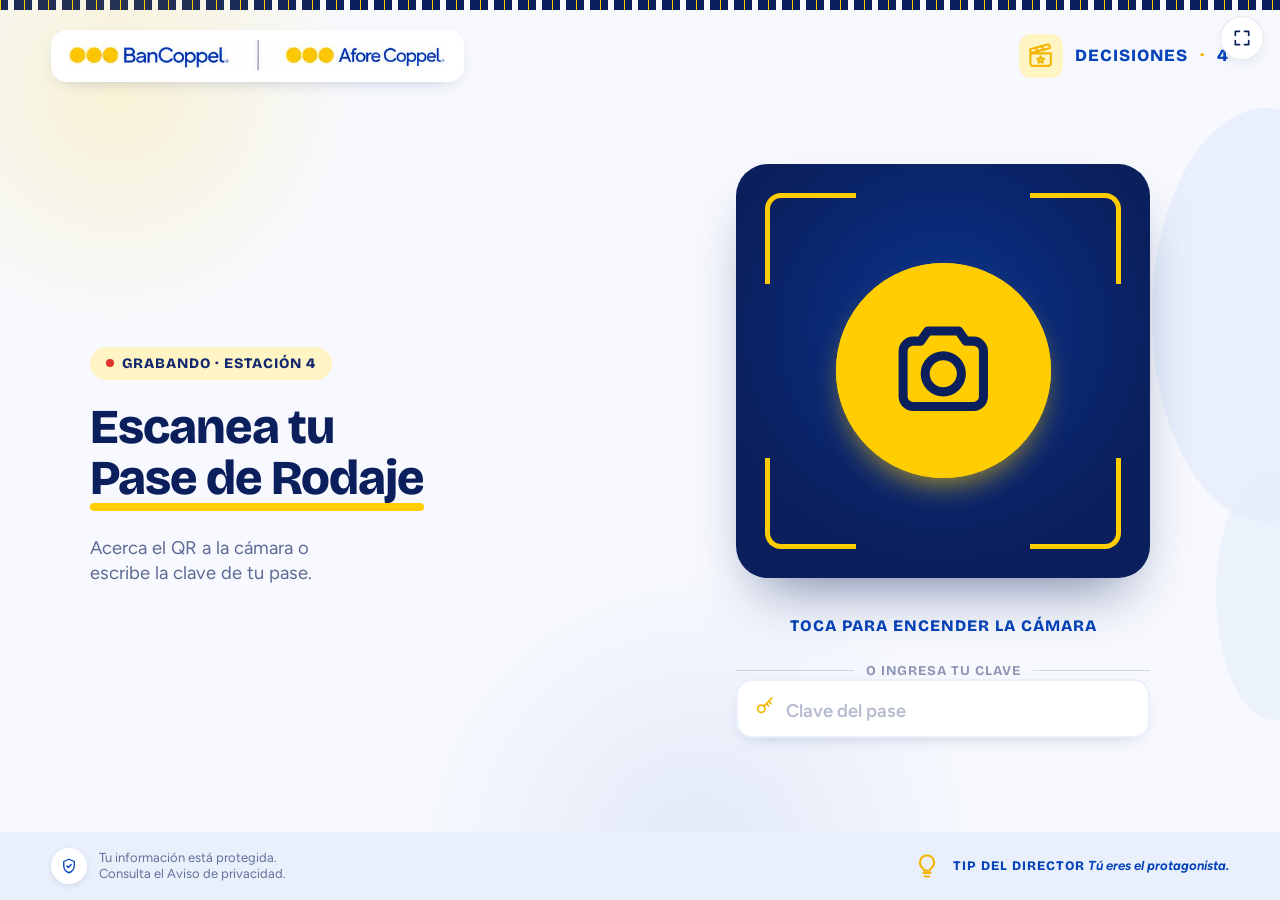
<file: index.html>
<!DOCTYPE html>
<html lang="es-MX">
<head>
  <meta charset="UTF-8">
  <meta name="viewport" content="width=device-width, initial-scale=1, maximum-scale=1, user-scalable=no, viewport-fit=cover">
  <meta name="theme-color" content="#0b1f5c">
  <title>Director IA · Decisiones · Cine Financiero</title>
  <link rel="stylesheet" href="assets/styles.css">
  <link rel="preconnect" href="https://fonts.googleapis.com">
  <link rel="preconnect" href="https://fonts.gstatic.com" crossorigin>
  <link href="https://fonts.googleapis.com/css2?family=Bricolage+Grotesque:wght@600;700;800&family=Figtree:wght@400;500;600;700&display=swap" rel="stylesheet">
  <link rel="icon" href="assets/logos-bancoppel-afore.png">
</head>
<body>
  <div class="stage">

    <!-- Decoración de fondo -->
    <div class="bg-deco" aria-hidden="true">
      <div class="circle-1"></div>
      <div class="circle-2"></div>
      <div class="circle-3"></div>
      <div class="circle-4"></div>
    </div>

    <!-- Film strip superior -->
    <div class="film-strip" aria-hidden="true"></div>

    <!-- Header -->
    <header class="app-header">
      <div class="app-header-inner">
        <div class="brand-logo">
          <img src="assets/logos-bancoppel-afore.png" alt="BanCoppel | Afore Coppel">
        </div>
        <div class="section-tag">
          <span class="clapper-icon">
            <svg viewBox="0 0 24 24" width="62%" height="62%" fill="none" stroke="currentColor" stroke-width="1.8" stroke-linecap="round" stroke-linejoin="round">
              <path d="M3 10h18v9a2 2 0 0 1-2 2H5a2 2 0 0 1-2-2z"/>
              <path d="m3.4 9.7-.6-2.4a1 1 0 0 1 .7-1.2l15-3.9a1 1 0 0 1 1.2.7l.6 2.4z"/>
              <path d="m7.5 5 2.6 3.4M12.5 3.7l2.6 3.4"/>
              <path d="m12 12.6.9 1.9 2 .3-1.5 1.4.4 2-1.8-1-1.8 1 .4-2-1.5-1.4 2-.3z"/>
            </svg>
          </span>
          Decisiones <span class="yellow-dot">·</span> 4
        </div>
      </div>
    </header>

    <!-- Body -->
    <section class="stage-body">
      <div class="screen-grid">

        <!-- Columna izquierda -->
        <div class="screen-text">
          <span class="eyebrow">
            <span class="dot-red"></span>
            Grabando · Estación 4
          </span>
          <h1 class="t-hero">
            Escanea tu<br>
            <span class="underline-anim">Pase de Rodaje</span>
          </h1>
          <p class="t-body">Acerca el QR a la cámara o escribe la clave de tu pase.</p>
        </div>

        <!-- Columna derecha: viewfinder + input -->
        <div class="screen-cam">
          <div class="viewfinder" id="viewfinder">
            <span class="corner tl"></span>
            <span class="corner tr"></span>
            <span class="corner bl"></span>
            <span class="corner br"></span>
            <button class="camera-btn" id="cameraBtn" type="button" aria-label="Encender la cámara">
              <span class="ring">
                <svg viewBox="0 0 24 24" width="56%" height="56%" fill="none" stroke="currentColor" stroke-width="1.8" stroke-linecap="round" stroke-linejoin="round">
                  <path d="M4 8a2 2 0 0 1 2-2h1.5l1.4-2h6.2l1.4 2H18a2 2 0 0 1 2 2v9a2 2 0 0 1-2 2H6a2 2 0 0 1-2-2z"/>
                  <circle cx="12" cy="12.5" r="3.6"/>
                </svg>
              </span>
            </button>
          </div>

          <div class="viewfinder-status" id="camStatus">Toca para encender la cámara</div>

          <div class="separator">o ingresa tu clave</div>

          <form class="input-row" id="keyForm">
            <span class="key-icon">
              <svg viewBox="0 0 24 24" width="22" height="22" fill="none" stroke="currentColor" stroke-width="1.8" stroke-linecap="round" stroke-linejoin="round">
                <circle cx="8" cy="15" r="4"/>
                <path d="m10.8 12.2 8.7-8.7M16 7l2.5 2.5M13.5 9.5 16 12"/>
              </svg>
            </span>
            <input id="keyInput" type="text" placeholder="Clave del pase" autocomplete="off" autocorrect="off" spellcheck="false" maxlength="6" enterkeyhint="go">
          </form>

          <div class="error-msg" id="keyError"></div>
        </div>
      </div>
    </section>

    <!-- Footer -->
    <footer class="app-footer">
      <div class="footer-block">
        <span class="icon-circle">
          <svg viewBox="0 0 24 24" width="18" height="18" fill="none" stroke="currentColor" stroke-width="1.8" stroke-linecap="round" stroke-linejoin="round">
            <path d="M12 3 5 6v5.5c0 4.3 3 7.9 7 9.5 4-1.6 7-5.2 7-9.5V6z"/>
            <path d="m9 12 2 2 4-4"/>
          </svg>
        </span>
        <p class="text-navy">Tu información está protegida.<br>Consulta el Aviso de privacidad.</p>
      </div>
      <div class="footer-block">
        <svg viewBox="0 0 24 24" width="28" height="28" fill="none" stroke="var(--color-yellow-deep)" stroke-width="1.8" stroke-linecap="round" stroke-linejoin="round">
          <path d="M9 18h6M10 21h4"/>
          <path d="M12 3a6 6 0 0 0-3.6 10.8c.7.5 1.1 1.3 1.1 2.2h5c0-.9.4-1.7 1.1-2.2A6 6 0 0 0 12 3z"/>
        </svg>
        <p>
          <span class="label text-blue">Tip del Director</span>
          <span class="italic text-blue">Tú eres el protagonista.</span>
        </p>
      </div>
    </footer>
  </div>

  <!-- Hint fullscreen -->
  <button class="fullscreen-btn" id="fsBtn" type="button" title="Pantalla completa">
    <svg viewBox="0 0 24 24" width="20" height="20" fill="none" stroke="currentColor" stroke-width="2" stroke-linecap="round" stroke-linejoin="round">
      <path d="M4 9V4h5M20 9V4h-5M4 15v5h5M20 15v5h-5"/>
    </svg>
  </button>

  <script>
    // Fullscreen toggle
    const fsBtn = document.getElementById('fsBtn');
    fsBtn.addEventListener('click', () => {
      if (!document.fullscreenElement) document.documentElement.requestFullscreen?.();
      else document.exitFullscreen?.();
    });

    // Cámara: simulación
    const camBtn = document.getElementById('cameraBtn');
    const camStatus = document.getElementById('camStatus');
    camBtn.addEventListener('click', () => {
      camStatus.textContent = 'No pudimos encender la cámara.';
      const btn = camBtn.querySelector('.ring');
      btn.style.background = 'var(--color-red)';
      btn.style.color = '#fff';
      camStatus.innerHTML = '<span style="color:var(--color-red)">Pide ayuda al equipo del stand</span><br>Toca para reintentar';
      setTimeout(() => {
        btn.style.background = '';
        btn.style.color = '';
        camStatus.textContent = 'Toca para encender la cámara';
      }, 4000);
    });

    // Clave: E34R es la única válida
    const keyForm = document.getElementById('keyForm');
    const keyInput = document.getElementById('keyInput');
    const keyError = document.getElementById('keyError');

    function submitKey() {
      const val = keyInput.value.trim().toUpperCase();
      if (val === 'E34R') {
        location.href = '2-rumbo.html';
      } else if (val.length === 0) {
        keyError.textContent = '';
      } else {
        keyError.textContent = 'Esa clave no existe, revísala';
        keyInput.parentElement.style.borderColor = 'var(--color-red)';
        setTimeout(() => { keyInput.parentElement.style.borderColor = ''; }, 1500);
      }
    }
    keyInput.addEventListener('input', () => {
      keyError.textContent = '';
      keyInput.value = keyInput.value.toUpperCase();
    });
    keyForm.addEventListener('submit', (e) => { e.preventDefault(); submitKey(); });
    keyInput.addEventListener('keydown', (e) => { if (e.key === 'Enter') { e.preventDefault(); submitKey(); } });
  </script>
</body>
</html>
</file>
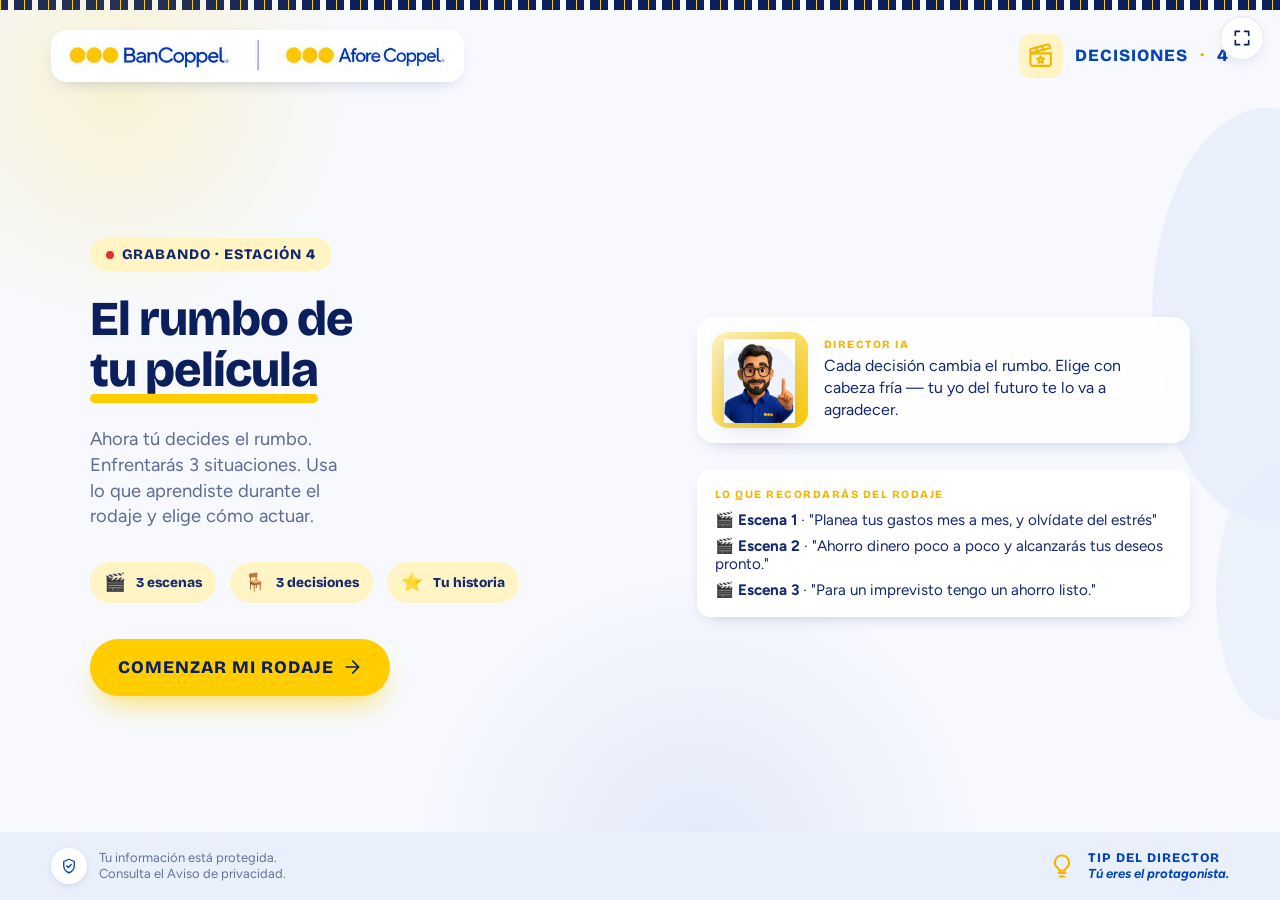
<file: 2-rumbo.html>
<!DOCTYPE html>
<html lang="es-MX">
<head>
  <meta charset="UTF-8">
  <meta name="viewport" content="width=device-width, initial-scale=1, maximum-scale=1, user-scalable=no, viewport-fit=cover">
  <meta name="theme-color" content="#0b1f5c">
  <title>Director IA · El rumbo · Cine Financiero</title>
  <link rel="stylesheet" href="assets/styles.css">
  <link rel="preconnect" href="https://fonts.googleapis.com">
  <link rel="preconnect" href="https://fonts.gstatic.com" crossorigin>
  <link href="https://fonts.googleapis.com/css2?family=Bricolage+Grotesque:wght@600;700;800&family=Figtree:wght@400;500;600;700&display=swap" rel="stylesheet">
  <link rel="icon" href="assets/logos-bancoppel-afore.png">
</head>
<body>
  <div class="stage">
    <div class="bg-deco" aria-hidden="true">
      <div class="circle-1"></div><div class="circle-2"></div><div class="circle-3"></div><div class="circle-4"></div>
    </div>
    <div class="film-strip"></div>

    <header class="app-header">
      <div class="app-header-inner">
        <div class="brand-logo"><img src="assets/logos-bancoppel-afore.png" alt="BanCoppel | Afore Coppel"></div>
        <div class="section-tag">
          <span class="clapper-icon">
            <svg viewBox="0 0 24 24" width="62%" height="62%" fill="none" stroke="currentColor" stroke-width="1.8" stroke-linecap="round" stroke-linejoin="round"><path d="M3 10h18v9a2 2 0 0 1-2 2H5a2 2 0 0 1-2-2z"/><path d="m3.4 9.7-.6-2.4a1 1 0 0 1 .7-1.2l15-3.9a1 1 0 0 1 1.2.7l.6 2.4z"/><path d="m7.5 5 2.6 3.4M12.5 3.7l2.6 3.4"/><path d="m12 12.6.9 1.9 2 .3-1.5 1.4.4 2-1.8-1-1.8 1 .4-2-1.5-1.4 2-.3z"/></svg>
          </span>
          Decisiones <span class="yellow-dot">·</span> 4
        </div>
      </div>
    </header>

    <section class="stage-body">
      <div class="screen-grid">
        <div class="screen-text">
          <span class="eyebrow"><span class="dot-red"></span> Grabando · Estación 4</span>
          <h1 class="t-hero">El rumbo de<br><span class="underline-anim">tu película</span></h1>
          <p class="t-body">Ahora tú decides el rumbo. Enfrentarás 3 situaciones. Usa lo que aprendiste durante el rodaje y elige cómo actuar.</p>

          <div style="display:flex; gap:14px; margin-top:3.5vh; flex-wrap:wrap;">
            <div style="display:flex; align-items:center; gap:10px; background:var(--color-yellow-soft); color:var(--color-ink); padding:10px 14px; border-radius:999px; font-family:var(--font-display); font-weight:800; font-size:0.85rem;">
              <span style="font-size:1.3em;">🎬</span> 3 escenas
            </div>
            <div style="display:flex; align-items:center; gap:10px; background:var(--color-yellow-soft); color:var(--color-ink); padding:10px 14px; border-radius:999px; font-family:var(--font-display); font-weight:800; font-size:0.85rem;">
              <span style="font-size:1.3em;">🪑</span> 3 decisiones
            </div>
            <div style="display:flex; align-items:center; gap:10px; background:var(--color-yellow-soft); color:var(--color-ink); padding:10px 14px; border-radius:999px; font-family:var(--font-display); font-weight:800; font-size:0.85rem;">
              <span style="font-size:1.3em;">⭐</span> Tu historia
            </div>
          </div>

          <div style="margin-top:4vh;">
            <a class="cta cta-primary" href="3-pregunta-1.html">
              Comenzar mi rodaje
              <svg viewBox="0 0 24 24" width="20" height="20" fill="none" stroke="currentColor" stroke-width="2" stroke-linecap="round" stroke-linejoin="round"><path d="M5 12h14M13 5l7 7-7 7"/></svg>
            </a>
          </div>
        </div>

        <div class="screen-cam">
          <div class="director-card">
            <div class="director-avatar">
              <img src="assets/director-ia.png" alt="Director IA">
            </div>
            <div class="director-info">
              <span class="director-tag">Director IA</span>
              <p class="director-msg">Cada decisión cambia el rumbo. Elige con cabeza fría — tu yo del futuro te lo va a agradecer.</p>
            </div>
          </div>

          <div style="margin-top:3vh; padding:18px; background:var(--color-white); border-radius:14px; box-shadow:var(--shadow-sm);">
            <p style="font-family:var(--font-display); font-weight:800; font-size:11px; letter-spacing:1.5px; color:var(--color-yellow-deep); text-transform:uppercase; margin-bottom:10px;">Lo que recordarás del rodaje</p>
            <ul style="list-style:none; display:grid; gap:8px; font-family:var(--font-sans); color:var(--color-ink); font-size:0.95rem;">
              <li>🎬 <strong>Escena 1</strong> · "Planea tus gastos mes a mes, y olvídate del estrés"</li>
              <li>🎬 <strong>Escena 2</strong> · "Ahorro dinero poco a poco y alcanzarás tus deseos pronto."</li>
              <li>🎬 <strong>Escena 3</strong> · "Para un imprevisto tengo un ahorro listo."</li>
            </ul>
          </div>
        </div>
      </div>
    </section>

    <footer class="app-footer">
      <div class="footer-block">
        <span class="icon-circle">
          <svg viewBox="0 0 24 24" width="18" height="18" fill="none" stroke="currentColor" stroke-width="1.8" stroke-linecap="round" stroke-linejoin="round"><path d="M12 3 5 6v5.5c0 4.3 3 7.9 7 9.5 4-1.6 7-5.2 7-9.5V6z"/><path d="m9 12 2 2 4-4"/></svg>
        </span>
        <p class="text-navy">Tu información está protegida.<br>Consulta el Aviso de privacidad.</p>
      </div>
      <div class="footer-block">
        <svg viewBox="0 0 24 24" width="28" height="28" fill="none" stroke="var(--color-yellow-deep)" stroke-width="1.8" stroke-linecap="round" stroke-linejoin="round"><path d="M9 18h6M10 21h4"/><path d="M12 3a6 6 0 0 0-3.6 10.8c.7.5 1.1 1.3 1.1 2.2h5c0-.9.4-1.7 1.1-2.2A6 6 0 0 0 12 3z"/></svg>
        <p><span class="label text-blue">Tip del Director</span><br><span class="italic text-blue">Tú eres el protagonista.</span></p>
      </div>
    </footer>
  </div>

  <button class="fullscreen-btn" id="fsBtn" type="button" title="Pantalla completa">
    <svg viewBox="0 0 24 24" width="20" height="20" fill="none" stroke="currentColor" stroke-width="2" stroke-linecap="round" stroke-linejoin="round"><path d="M4 9V4h5M20 9V4h-5M4 15v5h5M20 15v5h-5"/></svg>
  </button>
  <script>document.getElementById('fsBtn').addEventListener('click',()=>{!document.fullscreenElement?document.documentElement.requestFullscreen?.():document.exitFullscreen?.();});</script>
</body>
</html>
</file>
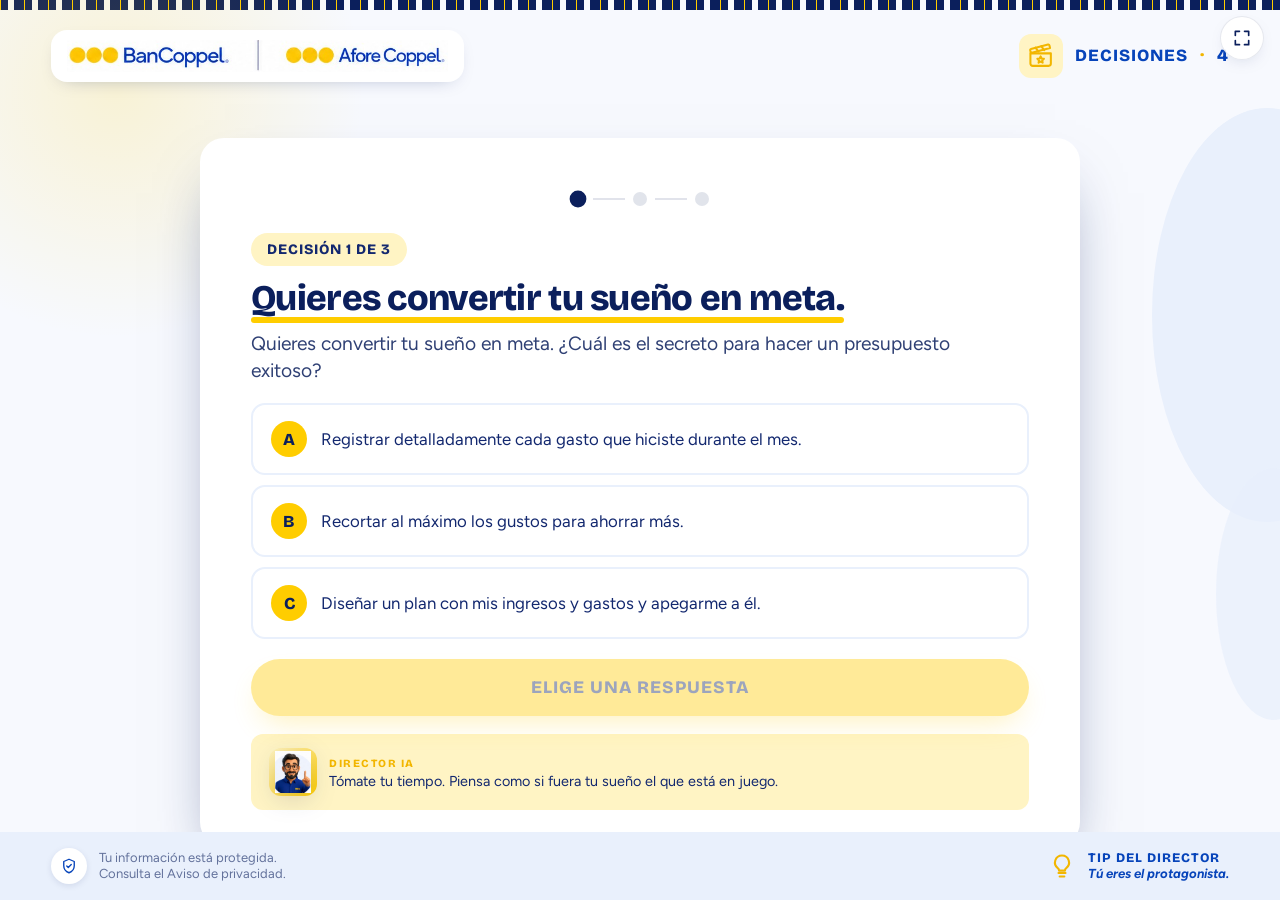
<file: 3-pregunta-1.html>
<!DOCTYPE html>
<html lang="es-MX">
<head>
  <meta charset="UTF-8">
  <meta name="viewport" content="width=device-width, initial-scale=1, maximum-scale=1, user-scalable=no, viewport-fit=cover">
  <meta name="theme-color" content="#0b1f5c">
  <title>Pregunta 1 · Cine Financiero</title>
  <link rel="stylesheet" href="assets/styles.css">
  <link rel="preconnect" href="https://fonts.googleapis.com">
  <link rel="preconnect" href="https://fonts.gstatic.com" crossorigin>
  <link href="https://fonts.googleapis.com/css2?family=Bricolage+Grotesque:wght@600;700;800&family=Figtree:wght@400;500;600;700&display=swap" rel="stylesheet">
  <link rel="icon" href="assets/logos-bancoppel-afore.png">
</head>
<body>
  <div class="stage">
    <div class="bg-deco" aria-hidden="true">
      <div class="circle-1"></div><div class="circle-2"></div><div class="circle-3"></div><div class="circle-4"></div>
    </div>
    <div class="film-strip"></div>

    <header class="app-header">
      <div class="app-header-inner">
        <div class="brand-logo"><img src="assets/logos-bancoppel-afore.png" alt="BanCoppel | Afore Coppel"></div>
        <div class="section-tag">
          <span class="clapper-icon">
            <svg viewBox="0 0 24 24" width="62%" height="62%" fill="none" stroke="currentColor" stroke-width="1.8" stroke-linecap="round" stroke-linejoin="round"><path d="M3 10h18v9a2 2 0 0 1-2 2H5a2 2 0 0 1-2-2z"/><path d="m3.4 9.7-.6-2.4a1 1 0 0 1 .7-1.2l15-3.9a1 1 0 0 1 1.2.7l.6 2.4z"/><path d="m7.5 5 2.6 3.4M12.5 3.7l2.6 3.4"/><path d="m12 12.6.9 1.9 2 .3-1.5 1.4.4 2-1.8-1-1.8 1 .4-2-1.5-1.4 2-.3z"/></svg>
          </span>
          Decisiones <span class="yellow-dot">·</span> 4
        </div>
      </div>
    </header>

    <section class="stage-body"><div class="card">
          <div class="stepper"><div class="dot active"></div><div class="bar"></div><div class="dot"></div><div class="bar"></div><div class="dot"></div></div>
          <span class="eyebrow">Decisión 1 de 3</span>
          <h1 class="t-hero" style="margin-top:14px; font-size:clamp(1.8rem, 4vh, 2.8rem);">
          <span class="underline-anim">Quieres convertir tu sueño en meta.</span>
          </h1>
          <p class="t-body" style="font-size:clamp(1.05rem, 2.4vh, 1.2rem); max-width:60ch; margin-top:1.5vh; opacity:.85;">
          Quieres convertir tu sueño en meta. ¿Cuál es el secreto para hacer un presupuesto exitoso?
          </p>
          <div class="options" id="opts">
          <div class="option" data-letter="A" onclick="selectOption(this, 'A')"><span class="letter">A</span><span class="opt-text">Registrar detalladamente cada gasto que hiciste durante el mes.</span></div>
          <div class="option" data-letter="B" onclick="selectOption(this, 'B')"><span class="letter">B</span><span class="opt-text">Recortar al máximo los gustos para ahorrar más.</span></div>
          <div class="option" data-letter="C" onclick="selectOption(this, 'C')"><span class="letter">C</span><span class="opt-text">Diseñar un plan con mis ingresos y gastos y apegarme a él.</span></div>
          </div>
          <a class="cta cta-primary cta-block" id="confirmBtn" href="#" style="opacity:.4; pointer-events:none;">Elige una respuesta</a>
          <div style="margin-top:18px; display:flex; align-items:center; gap:12px; padding:14px 18px; background:var(--color-yellow-soft); border-radius:12px;"><div class="director-avatar" style="width:48px; height:48px; border-radius:12px;"><img src="assets/director-ia.png" alt=""></div><div><span class="director-tag">Director IA</span><p class="director-msg" style="font-size:0.9rem;">Tómate tu tiempo. Piensa como si fuera tu sueño el que está en juego.</p></div></div>
          </div></section>

    <footer class="app-footer">
      <div class="footer-block">
        <span class="icon-circle">
          <svg viewBox="0 0 24 24" width="18" height="18" fill="none" stroke="currentColor" stroke-width="1.8" stroke-linecap="round" stroke-linejoin="round"><path d="M12 3 5 6v5.5c0 4.3 3 7.9 7 9.5 4-1.6 7-5.2 7-9.5V6z"/><path d="m9 12 2 2 4-4"/></svg>
        </span>
        <p class="text-navy">Tu información está protegida.<br>Consulta el Aviso de privacidad.</p>
      </div>
      <div class="footer-block">
        <svg viewBox="0 0 24 24" width="28" height="28" fill="none" stroke="var(--color-yellow-deep)" stroke-width="1.8" stroke-linecap="round" stroke-linejoin="round"><path d="M9 18h6M10 21h4"/><path d="M12 3a6 6 0 0 0-3.6 10.8c.7.5 1.1 1.3 1.1 2.2h5c0-.9.4-1.7 1.1-2.2A6 6 0 0 0 12 3z"/></svg>
        <p><span class="label text-blue">Tip del Director</span><br><span class="italic text-blue">Tú eres el protagonista.</span></p>
      </div>
    </footer>
  </div>

  <button class="fullscreen-btn" id="fsBtn" type="button" title="Pantalla completa">
    <svg viewBox="0 0 24 24" width="20" height="20" fill="none" stroke="currentColor" stroke-width="2" stroke-linecap="round" stroke-linejoin="round"><path d="M4 9V4h5M20 9V4h-5M4 15v5h5M20 15v5h-5"/></svg>
  </button>

  <script>
    function selectOption(el, letter) {
      document.querySelectorAll('#opts .option').forEach(function(o){ o.classList.remove('selected'); });
      el.classList.add('selected');
      var btn = document.getElementById('confirmBtn');
      btn.style.opacity = '1';
      btn.style.pointerEvents = 'auto';
      btn.href = '4-consecuencia-1.html?choice=' + '.html?choice=' + letter;
      btn.textContent = 'Confirmar mi decisión';
    }
  </script>

</body>
</html>
</file>
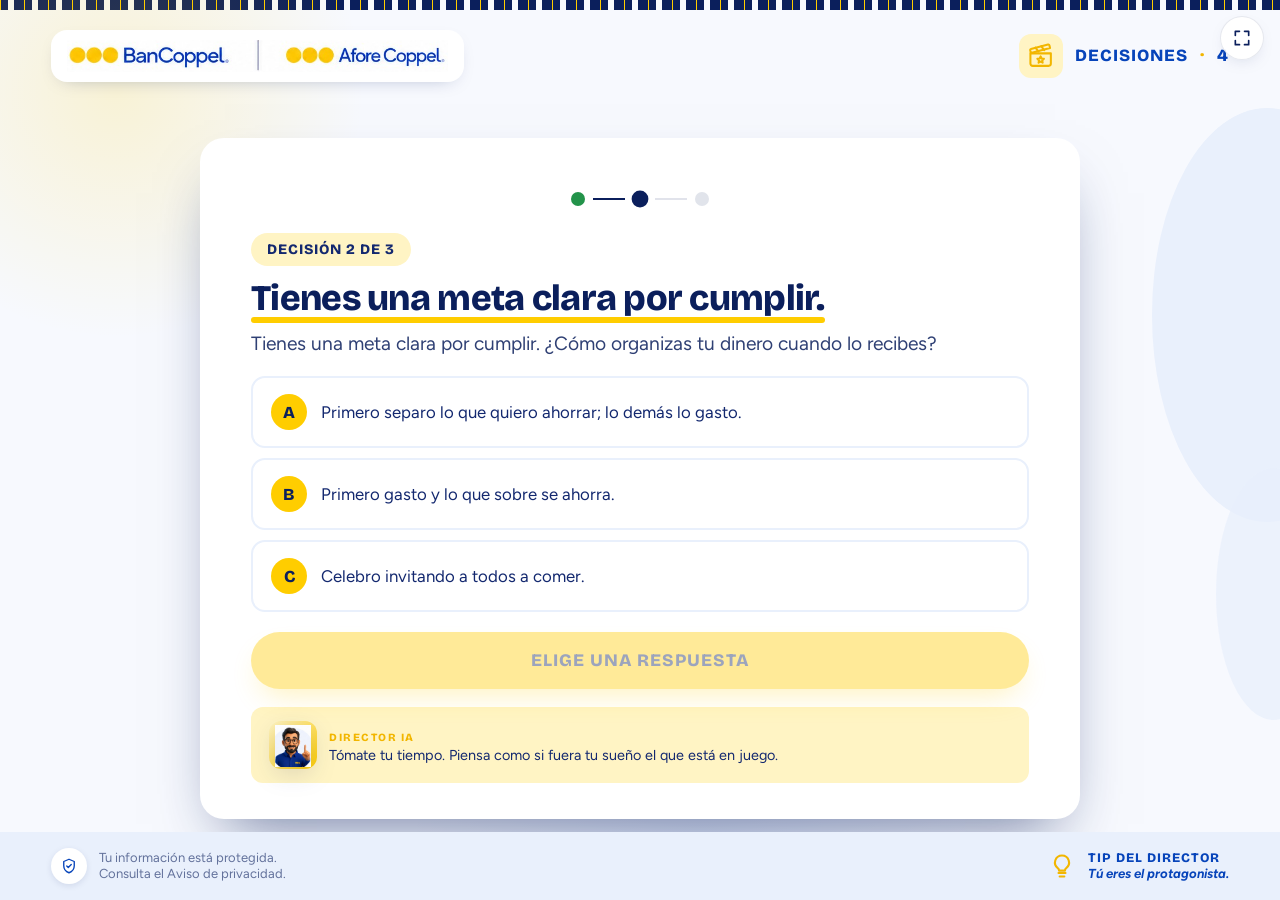
<file: 3-pregunta-2.html>
<!DOCTYPE html>
<html lang="es-MX">
<head>
  <meta charset="UTF-8">
  <meta name="viewport" content="width=device-width, initial-scale=1, maximum-scale=1, user-scalable=no, viewport-fit=cover">
  <meta name="theme-color" content="#0b1f5c">
  <title>Pregunta 2 · Cine Financiero</title>
  <link rel="stylesheet" href="assets/styles.css">
  <link rel="preconnect" href="https://fonts.googleapis.com">
  <link rel="preconnect" href="https://fonts.gstatic.com" crossorigin>
  <link href="https://fonts.googleapis.com/css2?family=Bricolage+Grotesque:wght@600;700;800&family=Figtree:wght@400;500;600;700&display=swap" rel="stylesheet">
  <link rel="icon" href="assets/logos-bancoppel-afore.png">
</head>
<body>
  <div class="stage">
    <div class="bg-deco" aria-hidden="true">
      <div class="circle-1"></div><div class="circle-2"></div><div class="circle-3"></div><div class="circle-4"></div>
    </div>
    <div class="film-strip"></div>

    <header class="app-header">
      <div class="app-header-inner">
        <div class="brand-logo"><img src="assets/logos-bancoppel-afore.png" alt="BanCoppel | Afore Coppel"></div>
        <div class="section-tag">
          <span class="clapper-icon">
            <svg viewBox="0 0 24 24" width="62%" height="62%" fill="none" stroke="currentColor" stroke-width="1.8" stroke-linecap="round" stroke-linejoin="round"><path d="M3 10h18v9a2 2 0 0 1-2 2H5a2 2 0 0 1-2-2z"/><path d="m3.4 9.7-.6-2.4a1 1 0 0 1 .7-1.2l15-3.9a1 1 0 0 1 1.2.7l.6 2.4z"/><path d="m7.5 5 2.6 3.4M12.5 3.7l2.6 3.4"/><path d="m12 12.6.9 1.9 2 .3-1.5 1.4.4 2-1.8-1-1.8 1 .4-2-1.5-1.4 2-.3z"/></svg>
          </span>
          Decisiones <span class="yellow-dot">·</span> 4
        </div>
      </div>
    </header>

    <section class="stage-body"><div class="card">
          <div class="stepper"><div class="dot done"></div><div class="bar active"></div><div class="dot active"></div><div class="bar"></div><div class="dot"></div></div>
          <span class="eyebrow">Decisión 2 de 3</span>
          <h1 class="t-hero" style="margin-top:14px; font-size:clamp(1.8rem, 4vh, 2.8rem);">
          <span class="underline-anim">Tienes una meta clara por cumplir.</span>
          </h1>
          <p class="t-body" style="font-size:clamp(1.05rem, 2.4vh, 1.2rem); max-width:60ch; margin-top:1.5vh; opacity:.85;">
          Tienes una meta clara por cumplir. ¿Cómo organizas tu dinero cuando lo recibes?
          </p>
          <div class="options" id="opts">
          <div class="option" data-letter="A" onclick="selectOption(this, 'A')"><span class="letter">A</span><span class="opt-text">Primero separo lo que quiero ahorrar; lo demás lo gasto.</span></div>
          <div class="option" data-letter="B" onclick="selectOption(this, 'B')"><span class="letter">B</span><span class="opt-text">Primero gasto y lo que sobre se ahorra.</span></div>
          <div class="option" data-letter="C" onclick="selectOption(this, 'C')"><span class="letter">C</span><span class="opt-text">Celebro invitando a todos a comer.</span></div>
          </div>
          <a class="cta cta-primary cta-block" id="confirmBtn" href="#" style="opacity:.4; pointer-events:none;">Elige una respuesta</a>
          <div style="margin-top:18px; display:flex; align-items:center; gap:12px; padding:14px 18px; background:var(--color-yellow-soft); border-radius:12px;"><div class="director-avatar" style="width:48px; height:48px; border-radius:12px;"><img src="assets/director-ia.png" alt=""></div><div><span class="director-tag">Director IA</span><p class="director-msg" style="font-size:0.9rem;">Tómate tu tiempo. Piensa como si fuera tu sueño el que está en juego.</p></div></div>
          </div></section>

    <footer class="app-footer">
      <div class="footer-block">
        <span class="icon-circle">
          <svg viewBox="0 0 24 24" width="18" height="18" fill="none" stroke="currentColor" stroke-width="1.8" stroke-linecap="round" stroke-linejoin="round"><path d="M12 3 5 6v5.5c0 4.3 3 7.9 7 9.5 4-1.6 7-5.2 7-9.5V6z"/><path d="m9 12 2 2 4-4"/></svg>
        </span>
        <p class="text-navy">Tu información está protegida.<br>Consulta el Aviso de privacidad.</p>
      </div>
      <div class="footer-block">
        <svg viewBox="0 0 24 24" width="28" height="28" fill="none" stroke="var(--color-yellow-deep)" stroke-width="1.8" stroke-linecap="round" stroke-linejoin="round"><path d="M9 18h6M10 21h4"/><path d="M12 3a6 6 0 0 0-3.6 10.8c.7.5 1.1 1.3 1.1 2.2h5c0-.9.4-1.7 1.1-2.2A6 6 0 0 0 12 3z"/></svg>
        <p><span class="label text-blue">Tip del Director</span><br><span class="italic text-blue">Tú eres el protagonista.</span></p>
      </div>
    </footer>
  </div>

  <button class="fullscreen-btn" id="fsBtn" type="button" title="Pantalla completa">
    <svg viewBox="0 0 24 24" width="20" height="20" fill="none" stroke="currentColor" stroke-width="2" stroke-linecap="round" stroke-linejoin="round"><path d="M4 9V4h5M20 9V4h-5M4 15v5h5M20 15v5h-5"/></svg>
  </button>

  <script>
    function selectOption(el, letter) {
      document.querySelectorAll('#opts .option').forEach(function(o){ o.classList.remove('selected'); });
      el.classList.add('selected');
      var btn = document.getElementById('confirmBtn');
      btn.style.opacity = '1';
      btn.style.pointerEvents = 'auto';
      btn.href = '4-consecuencia-2.html?choice=' + '.html?choice=' + letter;
      btn.textContent = 'Confirmar mi decisión';
    }
  </script>

</body>
</html>
</file>
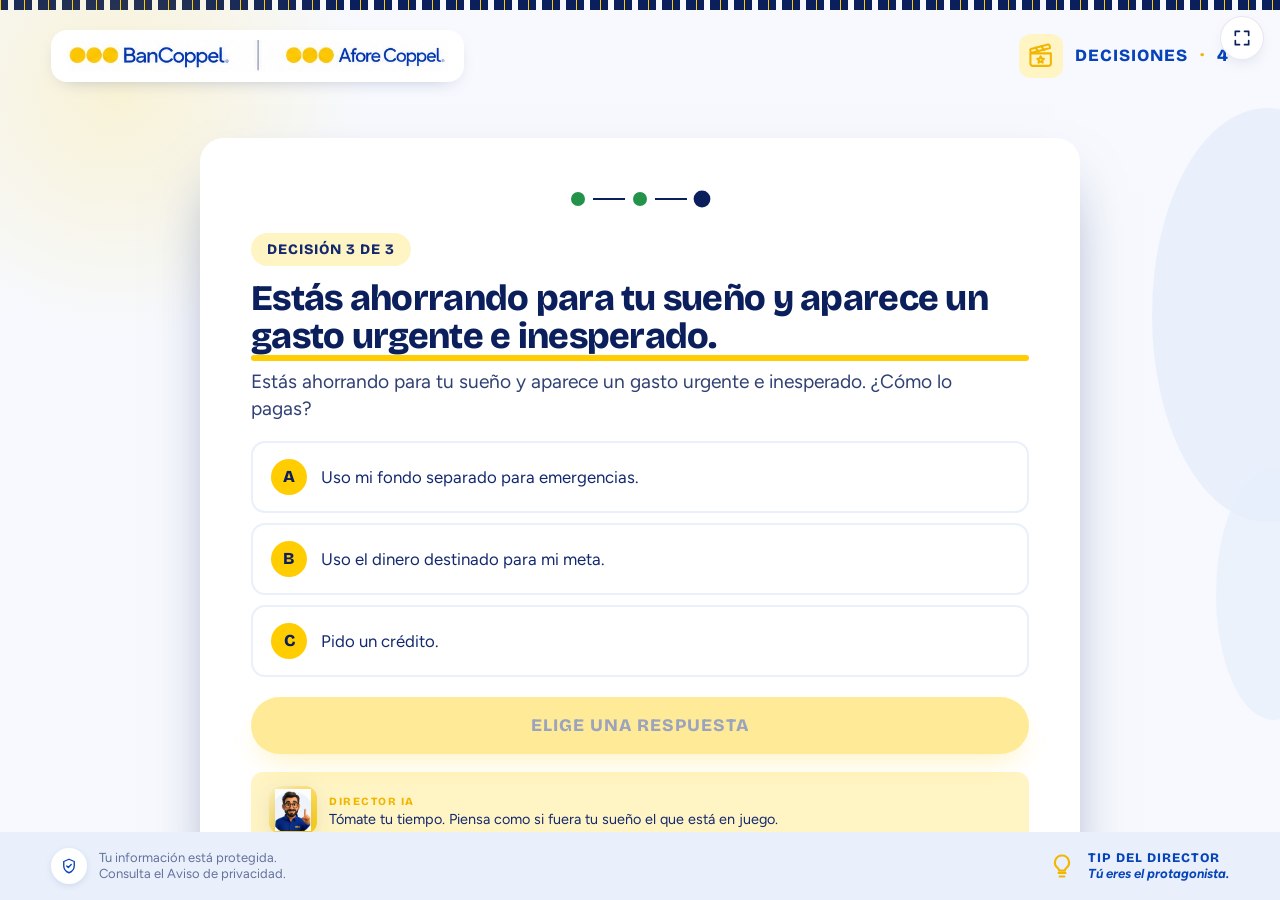
<file: 3-pregunta-3.html>
<!DOCTYPE html>
<html lang="es-MX">
<head>
  <meta charset="UTF-8">
  <meta name="viewport" content="width=device-width, initial-scale=1, maximum-scale=1, user-scalable=no, viewport-fit=cover">
  <meta name="theme-color" content="#0b1f5c">
  <title>Pregunta 3 · Cine Financiero</title>
  <link rel="stylesheet" href="assets/styles.css">
  <link rel="preconnect" href="https://fonts.googleapis.com">
  <link rel="preconnect" href="https://fonts.gstatic.com" crossorigin>
  <link href="https://fonts.googleapis.com/css2?family=Bricolage+Grotesque:wght@600;700;800&family=Figtree:wght@400;500;600;700&display=swap" rel="stylesheet">
  <link rel="icon" href="assets/logos-bancoppel-afore.png">
</head>
<body>
  <div class="stage">
    <div class="bg-deco" aria-hidden="true">
      <div class="circle-1"></div><div class="circle-2"></div><div class="circle-3"></div><div class="circle-4"></div>
    </div>
    <div class="film-strip"></div>

    <header class="app-header">
      <div class="app-header-inner">
        <div class="brand-logo"><img src="assets/logos-bancoppel-afore.png" alt="BanCoppel | Afore Coppel"></div>
        <div class="section-tag">
          <span class="clapper-icon">
            <svg viewBox="0 0 24 24" width="62%" height="62%" fill="none" stroke="currentColor" stroke-width="1.8" stroke-linecap="round" stroke-linejoin="round"><path d="M3 10h18v9a2 2 0 0 1-2 2H5a2 2 0 0 1-2-2z"/><path d="m3.4 9.7-.6-2.4a1 1 0 0 1 .7-1.2l15-3.9a1 1 0 0 1 1.2.7l.6 2.4z"/><path d="m7.5 5 2.6 3.4M12.5 3.7l2.6 3.4"/><path d="m12 12.6.9 1.9 2 .3-1.5 1.4.4 2-1.8-1-1.8 1 .4-2-1.5-1.4 2-.3z"/></svg>
          </span>
          Decisiones <span class="yellow-dot">·</span> 4
        </div>
      </div>
    </header>

    <section class="stage-body"><div class="card">
          <div class="stepper"><div class="dot done"></div><div class="bar active"></div><div class="dot done"></div><div class="bar active"></div><div class="dot active"></div></div>
          <span class="eyebrow">Decisión 3 de 3</span>
          <h1 class="t-hero" style="margin-top:14px; font-size:clamp(1.8rem, 4vh, 2.8rem);">
          <span class="underline-anim">Estás ahorrando para tu sueño y aparece un gasto urgente e inesperado.</span>
          </h1>
          <p class="t-body" style="font-size:clamp(1.05rem, 2.4vh, 1.2rem); max-width:60ch; margin-top:1.5vh; opacity:.85;">
          Estás ahorrando para tu sueño y aparece un gasto urgente e inesperado. ¿Cómo lo pagas?
          </p>
          <div class="options" id="opts">
          <div class="option" data-letter="A" onclick="selectOption(this, 'A')"><span class="letter">A</span><span class="opt-text">Uso mi fondo separado para emergencias.</span></div>
          <div class="option" data-letter="B" onclick="selectOption(this, 'B')"><span class="letter">B</span><span class="opt-text">Uso el dinero destinado para mi meta.</span></div>
          <div class="option" data-letter="C" onclick="selectOption(this, 'C')"><span class="letter">C</span><span class="opt-text">Pido un crédito.</span></div>
          </div>
          <a class="cta cta-primary cta-block" id="confirmBtn" href="#" style="opacity:.4; pointer-events:none;">Elige una respuesta</a>
          <div style="margin-top:18px; display:flex; align-items:center; gap:12px; padding:14px 18px; background:var(--color-yellow-soft); border-radius:12px;"><div class="director-avatar" style="width:48px; height:48px; border-radius:12px;"><img src="assets/director-ia.png" alt=""></div><div><span class="director-tag">Director IA</span><p class="director-msg" style="font-size:0.9rem;">Tómate tu tiempo. Piensa como si fuera tu sueño el que está en juego.</p></div></div>
          </div></section>

    <footer class="app-footer">
      <div class="footer-block">
        <span class="icon-circle">
          <svg viewBox="0 0 24 24" width="18" height="18" fill="none" stroke="currentColor" stroke-width="1.8" stroke-linecap="round" stroke-linejoin="round"><path d="M12 3 5 6v5.5c0 4.3 3 7.9 7 9.5 4-1.6 7-5.2 7-9.5V6z"/><path d="m9 12 2 2 4-4"/></svg>
        </span>
        <p class="text-navy">Tu información está protegida.<br>Consulta el Aviso de privacidad.</p>
      </div>
      <div class="footer-block">
        <svg viewBox="0 0 24 24" width="28" height="28" fill="none" stroke="var(--color-yellow-deep)" stroke-width="1.8" stroke-linecap="round" stroke-linejoin="round"><path d="M9 18h6M10 21h4"/><path d="M12 3a6 6 0 0 0-3.6 10.8c.7.5 1.1 1.3 1.1 2.2h5c0-.9.4-1.7 1.1-2.2A6 6 0 0 0 12 3z"/></svg>
        <p><span class="label text-blue">Tip del Director</span><br><span class="italic text-blue">Tú eres el protagonista.</span></p>
      </div>
    </footer>
  </div>

  <button class="fullscreen-btn" id="fsBtn" type="button" title="Pantalla completa">
    <svg viewBox="0 0 24 24" width="20" height="20" fill="none" stroke="currentColor" stroke-width="2" stroke-linecap="round" stroke-linejoin="round"><path d="M4 9V4h5M20 9V4h-5M4 15v5h5M20 15v5h-5"/></svg>
  </button>

  <script>
    function selectOption(el, letter) {
      document.querySelectorAll('#opts .option').forEach(function(o){ o.classList.remove('selected'); });
      el.classList.add('selected');
      var btn = document.getElementById('confirmBtn');
      btn.style.opacity = '1';
      btn.style.pointerEvents = 'auto';
      btn.href = '4-consecuencia-3.html?choice=' + '.html?choice=' + letter;
      btn.textContent = 'Confirmar mi decisión';
    }
  </script>

</body>
</html>
</file>
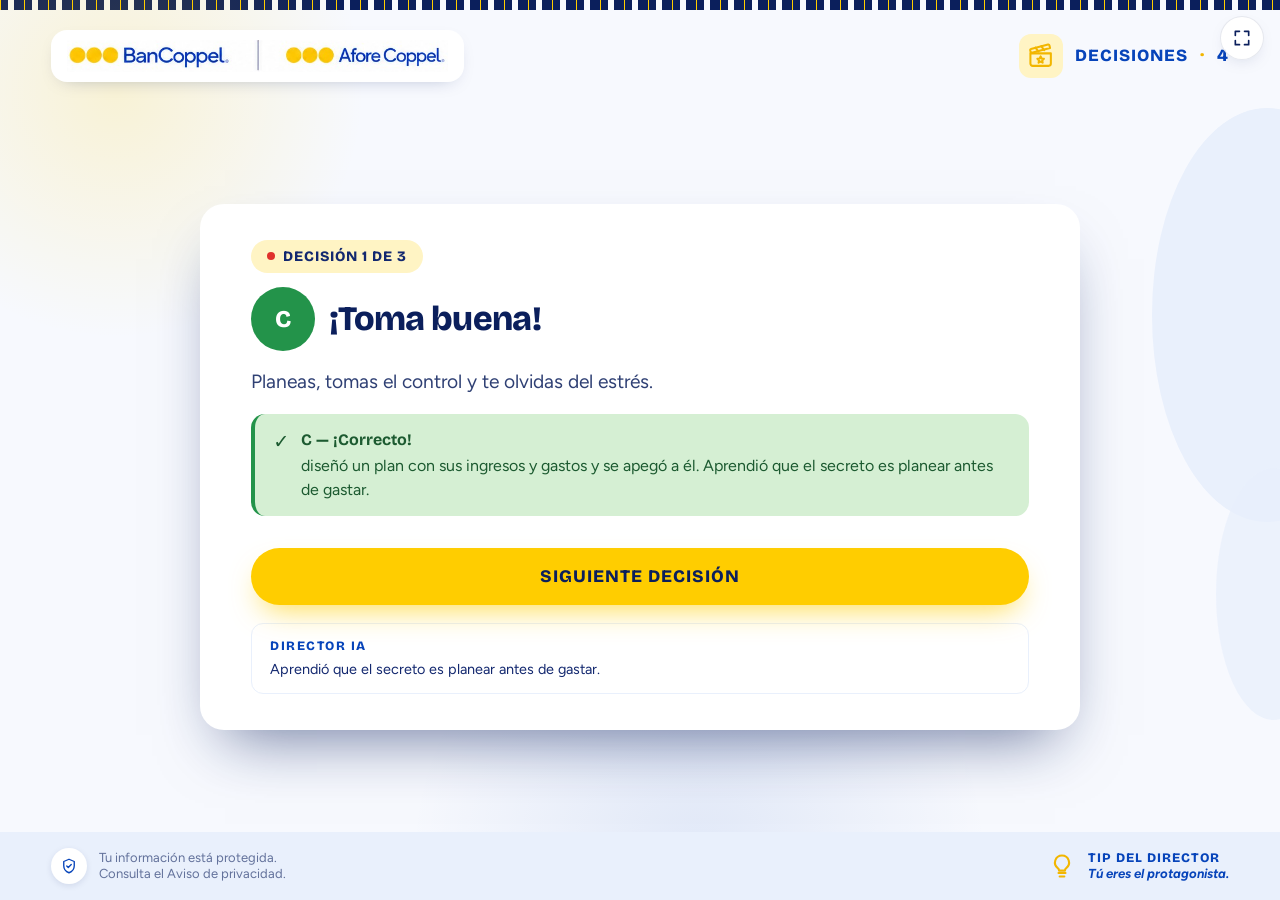
<file: 4-consecuencia-1.html>
<!DOCTYPE html>
<html lang="es-MX">
<head>
  <meta charset="UTF-8">
  <meta name="viewport" content="width=device-width, initial-scale=1, maximum-scale=1, user-scalable=no, viewport-fit=cover">
  <meta name="theme-color" content="#0b1f5c">
  <title>Consecuencia 1 · Cine Financiero</title>
  <link rel="stylesheet" href="assets/styles.css">
  <link rel="preconnect" href="https://fonts.googleapis.com">
  <link rel="preconnect" href="https://fonts.gstatic.com" crossorigin>
  <link href="https://fonts.googleapis.com/css2?family=Bricolage+Grotesque:wght@600;700;800&family=Figtree:wght@400;500;600;700&display=swap" rel="stylesheet">
  <link rel="icon" href="assets/logos-bancoppel-afore.png">
</head>
<body>
  <div class="stage">
    <div class="bg-deco" aria-hidden="true">
      <div class="circle-1"></div><div class="circle-2"></div><div class="circle-3"></div><div class="circle-4"></div>
    </div>
    <div class="film-strip"></div>

    <header class="app-header">
      <div class="app-header-inner">
        <div class="brand-logo"><img src="assets/logos-bancoppel-afore.png" alt="BanCoppel | Afore Coppel"></div>
        <div class="section-tag">
          <span class="clapper-icon">
            <svg viewBox="0 0 24 24" width="62%" height="62%" fill="none" stroke="currentColor" stroke-width="1.8" stroke-linecap="round" stroke-linejoin="round"><path d="M3 10h18v9a2 2 0 0 1-2 2H5a2 2 0 0 1-2-2z"/><path d="m3.4 9.7-.6-2.4a1 1 0 0 1 .7-1.2l15-3.9a1 1 0 0 1 1.2.7l.6 2.4z"/><path d="m7.5 5 2.6 3.4M12.5 3.7l2.6 3.4"/><path d="m12 12.6.9 1.9 2 .3-1.5 1.4.4 2-1.8-1-1.8 1 .4-2-1.5-1.4 2-.3z"/></svg>
          </span>
          Decisiones <span class="yellow-dot">·</span> 4
        </div>
      </div>
    </header>

    <section class="stage-body">
      <div class="card" id="card">
          <span class="eyebrow" id="eyebrow">
              <span class="dot-red"></span> Decisión 1 de 3
          </span>

          <div style="display:flex; align-items:center; gap:14px; margin-top:14px;">
              <span style="display:grid; place-items:center; width:64px; height:64px; border-radius:50%; background:var(--color-yellow); color:var(--color-navy); font-family:var(--font-display); font-weight:800; font-size:1.5rem;" id="letterBadge">C</span>
              <h1 class="t-hero" id="title" style="margin-top:0; font-size:clamp(1.6rem, 3.8vh, 2.6rem);">¡Toma buena!</h1>
          </div>

          <p class="t-body" id="subtitle" style="font-size:clamp(1.05rem, 2.4vh, 1.2rem); max-width:60ch; margin-top:2vh; opacity:.85;">
              Planeas, tomas el control y te olvidas del estrés.
          </p>

          <div id="feedbacks" style="margin-top:18px;"></div>

          <a class="cta cta-primary cta-block" id="continueBtn" href="3-pregunta-2.html" style="margin-top:24px;">
              Siguiente decisión
              <svg viewBox="0 0 24 24" width="20" height="20" fill="none" stroke="currentColor" stroke-width="2" stroke-linecap="round" stroke-linejoin="round"><path d="M5 12h14M13 5l7 7-7 7"/></svg>
          </a>

          <div style="margin-top:18px; padding:14px 18px; background:var(--color-white); border:1px solid var(--color-sky); border-radius:12px;">
              <p style="font-family:var(--font-display); font-weight:800; font-size:0.8rem; letter-spacing:1.5px; color:var(--color-blue); text-transform:uppercase; margin-bottom:6px;">Director IA</p>
              <p id="directorMsg" class="director-msg" style="font-size:0.9rem;">Tu fondo de emergencias hizo su trabajo y tu meta sigue intacta.</p>
          </div>
        </div>
</section>

    <footer class="app-footer">
      <div class="footer-block">
        <span class="icon-circle">
          <svg viewBox="0 0 24 24" width="18" height="18" fill="none" stroke="currentColor" stroke-width="1.8" stroke-linecap="round" stroke-linejoin="round"><path d="M12 3 5 6v5.5c0 4.3 3 7.9 7 9.5 4-1.6 7-5.2 7-9.5V6z"/><path d="m9 12 2 2 4-4"/></svg>
        </span>
        <p class="text-navy">Tu información está protegida.<br>Consulta el Aviso de privacidad.</p>
      </div>
      <div class="footer-block">
        <svg viewBox="0 0 24 24" width="28" height="28" fill="none" stroke="var(--color-yellow-deep)" stroke-width="1.8" stroke-linecap="round" stroke-linejoin="round"><path d="M9 18h6M10 21h4"/><path d="M12 3a6 6 0 0 0-3.6 10.8c.7.5 1.1 1.3 1.1 2.2h5c0-.9.4-1.7 1.1-2.2A6 6 0 0 0 12 3z"/></svg>
        <p><span class="label text-blue">Tip del Director</span><br><span class="italic text-blue">Tú eres el protagonista.</span></p>
      </div>
    </footer>
  </div>

  <button class="fullscreen-btn" id="fsBtn" type="button" title="Pantalla completa">
    <svg viewBox="0 0 24 24" width="20" height="20" fill="none" stroke="currentColor" stroke-width="2" stroke-linecap="round" stroke-linejoin="round"><path d="M4 9V4h5M20 9V4h-5M4 15v5h5M20 15v5h-5"/></svg>
  </button>

  <script>
    var OPTIONS = {"A":'Registrar detalladamente cada gasto que hiciste durante el mes.', "B":'Recortar al máximo los gustos para ahorrar más.', "C":'Diseñar un plan con mis ingresos y gastos y apegarme a él.'};
    var FEEDBACKS = {"C":['ok','Aprendió que el secreto es planear antes de gastar.','diseñó un plan con sus ingresos y gastos y se apegó a él'], "A":['bad','Registrar gastos es mirar al pasado. El presupuesto es planear antes de usar tu dinero.','anotó con detalle cada gasto del mes, pero no planeó a dónde iría su dinero'], "B":['bad','Un plan muy estricto es difícil de mantener. La clave es el equilibrio, no la prohibición.','se prohibió todos los gustos y el plan se volvió difícil de sostener']};
    var TITLES = {"C":'¡Toma buena!', "A":'Aprende del paisaje', "B":'Aprende del paisaje'};
    var SUBTITLES = {"C":'Planeas, tomas el control y te olvidas del estrés.', "A":'Sabes en qué se fue tu dinero, pero no decides a dónde va.', "B":'Ahorras unos días, pero tu meta se vuelve una carga.'};
    var params = new URLSearchParams(location.search);
    var choice = (params.get('choice') || 'C').toUpperCase();
    var correct = 'C';
    var isOk = choice === correct;

    document.getElementById('letterBadge').textContent = choice;
    document.getElementById('title').textContent = TITLES[choice];
    document.getElementById('subtitle').textContent = SUBTITLES[choice];

    var fbEl = document.getElementById('feedbacks');
    var mine = FEEDBACKS[choice];
    var labelMap = {ok:'¡Correcto!', bad:'Aprende del paisaje'};
    var iconMap = {ok:'\u2713', bad:'\u2715'};
    fbEl.innerHTML = '<div class="feedback ' + mine[0] + '">' +
        '<span class="icon">' + iconMap[mine[0]] + '</span>' +
        '<div><strong>' + choice + ' \u2014 ' + labelMap[mine[0]] + '</strong> ' +
        mine[2] + '. ' + mine[1] + '</div>' +
    '</div>';

    var badge = document.getElementById('letterBadge');
    if (isOk) { badge.style.background = 'var(--color-green)'; badge.style.color = '#fff'; }
    else { badge.style.background = 'var(--color-red)'; badge.style.color = '#fff'; }

    var did = '1';
    var dirMsg = isOk
      ? 'Aprendi\u00f3 que el secreto es planear antes de gastar.'
      : (correct === 'C' && did === '1' ? 'Aprendi\u00f3 que el secreto es planear antes de gastar.' :
         correct === 'A' && did === '2' ? 'Aprendi\u00f3 que el ahorro se separa primero, no al final.' :
         correct === 'A' && did === '3' ? 'Descubri\u00f3 por qu\u00e9 vale la pena un fondo para emergencias.' :
         'De cada toma y de cada corte se aprende: su meta est\u00e1 m\u00e1s cerca que nunca.');
    document.getElementById('directorMsg').textContent = dirMsg;

    document.getElementById('continueBtn').textContent = isOk ? 'Siguiente decisi\u00f3n' : 'Continuar';
  </script>

</body>
</html>
</file>
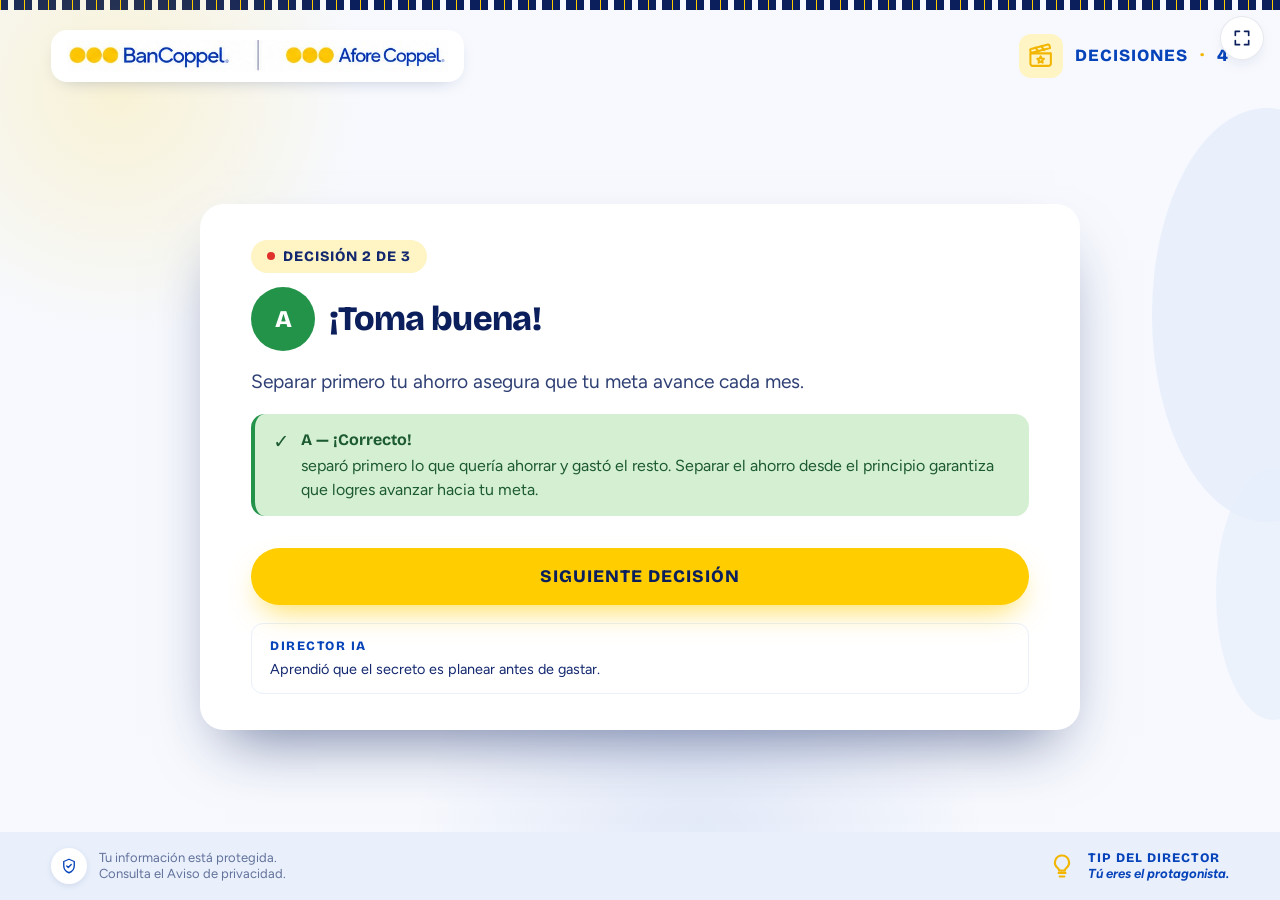
<file: 4-consecuencia-2.html>
<!DOCTYPE html>
<html lang="es-MX">
<head>
  <meta charset="UTF-8">
  <meta name="viewport" content="width=device-width, initial-scale=1, maximum-scale=1, user-scalable=no, viewport-fit=cover">
  <meta name="theme-color" content="#0b1f5c">
  <title>Consecuencia 2 · Cine Financiero</title>
  <link rel="stylesheet" href="assets/styles.css">
  <link rel="preconnect" href="https://fonts.googleapis.com">
  <link rel="preconnect" href="https://fonts.gstatic.com" crossorigin>
  <link href="https://fonts.googleapis.com/css2?family=Bricolage+Grotesque:wght@600;700;800&family=Figtree:wght@400;500;600;700&display=swap" rel="stylesheet">
  <link rel="icon" href="assets/logos-bancoppel-afore.png">
</head>
<body>
  <div class="stage">
    <div class="bg-deco" aria-hidden="true">
      <div class="circle-1"></div><div class="circle-2"></div><div class="circle-3"></div><div class="circle-4"></div>
    </div>
    <div class="film-strip"></div>

    <header class="app-header">
      <div class="app-header-inner">
        <div class="brand-logo"><img src="assets/logos-bancoppel-afore.png" alt="BanCoppel | Afore Coppel"></div>
        <div class="section-tag">
          <span class="clapper-icon">
            <svg viewBox="0 0 24 24" width="62%" height="62%" fill="none" stroke="currentColor" stroke-width="1.8" stroke-linecap="round" stroke-linejoin="round"><path d="M3 10h18v9a2 2 0 0 1-2 2H5a2 2 0 0 1-2-2z"/><path d="m3.4 9.7-.6-2.4a1 1 0 0 1 .7-1.2l15-3.9a1 1 0 0 1 1.2.7l.6 2.4z"/><path d="m7.5 5 2.6 3.4M12.5 3.7l2.6 3.4"/><path d="m12 12.6.9 1.9 2 .3-1.5 1.4.4 2-1.8-1-1.8 1 .4-2-1.5-1.4 2-.3z"/></svg>
          </span>
          Decisiones <span class="yellow-dot">·</span> 4
        </div>
      </div>
    </header>

    <section class="stage-body">
      <div class="card" id="card">
          <span class="eyebrow" id="eyebrow">
              <span class="dot-red"></span> Decisión 2 de 3
          </span>

          <div style="display:flex; align-items:center; gap:14px; margin-top:14px;">
              <span style="display:grid; place-items:center; width:64px; height:64px; border-radius:50%; background:var(--color-yellow); color:var(--color-navy); font-family:var(--font-display); font-weight:800; font-size:1.5rem;" id="letterBadge">C</span>
              <h1 class="t-hero" id="title" style="margin-top:0; font-size:clamp(1.6rem, 3.8vh, 2.6rem);">¡Toma buena!</h1>
          </div>

          <p class="t-body" id="subtitle" style="font-size:clamp(1.05rem, 2.4vh, 1.2rem); max-width:60ch; margin-top:2vh; opacity:.85;">
              Planeas, tomas el control y te olvidas del estrés.
          </p>

          <div id="feedbacks" style="margin-top:18px;"></div>

          <a class="cta cta-primary cta-block" id="continueBtn" href="3-pregunta-3.html" style="margin-top:24px;">
              Siguiente decisión
              <svg viewBox="0 0 24 24" width="20" height="20" fill="none" stroke="currentColor" stroke-width="2" stroke-linecap="round" stroke-linejoin="round"><path d="M5 12h14M13 5l7 7-7 7"/></svg>
          </a>

          <div style="margin-top:18px; padding:14px 18px; background:var(--color-white); border:1px solid var(--color-sky); border-radius:12px;">
              <p style="font-family:var(--font-display); font-weight:800; font-size:0.8rem; letter-spacing:1.5px; color:var(--color-blue); text-transform:uppercase; margin-bottom:6px;">Director IA</p>
              <p id="directorMsg" class="director-msg" style="font-size:0.9rem;">Tu fondo de emergencias hizo su trabajo y tu meta sigue intacta.</p>
          </div>
        </div>
</section>

    <footer class="app-footer">
      <div class="footer-block">
        <span class="icon-circle">
          <svg viewBox="0 0 24 24" width="18" height="18" fill="none" stroke="currentColor" stroke-width="1.8" stroke-linecap="round" stroke-linejoin="round"><path d="M12 3 5 6v5.5c0 4.3 3 7.9 7 9.5 4-1.6 7-5.2 7-9.5V6z"/><path d="m9 12 2 2 4-4"/></svg>
        </span>
        <p class="text-navy">Tu información está protegida.<br>Consulta el Aviso de privacidad.</p>
      </div>
      <div class="footer-block">
        <svg viewBox="0 0 24 24" width="28" height="28" fill="none" stroke="var(--color-yellow-deep)" stroke-width="1.8" stroke-linecap="round" stroke-linejoin="round"><path d="M9 18h6M10 21h4"/><path d="M12 3a6 6 0 0 0-3.6 10.8c.7.5 1.1 1.3 1.1 2.2h5c0-.9.4-1.7 1.1-2.2A6 6 0 0 0 12 3z"/></svg>
        <p><span class="label text-blue">Tip del Director</span><br><span class="italic text-blue">Tú eres el protagonista.</span></p>
      </div>
    </footer>
  </div>

  <button class="fullscreen-btn" id="fsBtn" type="button" title="Pantalla completa">
    <svg viewBox="0 0 24 24" width="20" height="20" fill="none" stroke="currentColor" stroke-width="2" stroke-linecap="round" stroke-linejoin="round"><path d="M4 9V4h5M20 9V4h-5M4 15v5h5M20 15v5h-5"/></svg>
  </button>

  <script>
    var OPTIONS = {"A":'Primero separo lo que quiero ahorrar; lo demás lo gasto.', "B":'Primero gasto y lo que sobre se ahorra.', "C":'Celebro invitando a todos a comer.'};
    var FEEDBACKS = {"A":['ok','Separar el ahorro desde el principio garantiza que logres avanzar hacia tu meta.','separó primero lo que quería ahorrar y gastó el resto'], "B":['bad','Si esperas a ver qué sobra, otros gastos pueden llevarse ese dinero.','gastó primero y esperó a que algo sobrara para ahorrar'], "C":['bad','Es bueno celebrar, pero separar tu ahorro es clave para darte premios más grandes.','celebró invitando a todos a comer y su meta se quedó sin ahorro']};
    var TITLES = {"A":'¡Toma buena!', "B":'Aprende del paisaje', "C":'Aprende del paisaje'};
    var SUBTITLES = {"A":'Separar primero tu ahorro asegura que tu meta avance cada mes.', "B":'Lo que sobra casi nunca llega: tu meta se queda esperando.', "C":'La fiesta estuvo buena, pero tu meta se quedó sin presupuesto.'};
    var params = new URLSearchParams(location.search);
    var choice = (params.get('choice') || 'A').toUpperCase();
    var correct = 'A';
    var isOk = choice === correct;

    document.getElementById('letterBadge').textContent = choice;
    document.getElementById('title').textContent = TITLES[choice];
    document.getElementById('subtitle').textContent = SUBTITLES[choice];

    var fbEl = document.getElementById('feedbacks');
    var mine = FEEDBACKS[choice];
    var labelMap = {ok:'¡Correcto!', bad:'Aprende del paisaje'};
    var iconMap = {ok:'\u2713', bad:'\u2715'};
    fbEl.innerHTML = '<div class="feedback ' + mine[0] + '">' +
        '<span class="icon">' + iconMap[mine[0]] + '</span>' +
        '<div><strong>' + choice + ' \u2014 ' + labelMap[mine[0]] + '</strong> ' +
        mine[2] + '. ' + mine[1] + '</div>' +
    '</div>';

    var badge = document.getElementById('letterBadge');
    if (isOk) { badge.style.background = 'var(--color-green)'; badge.style.color = '#fff'; }
    else { badge.style.background = 'var(--color-red)'; badge.style.color = '#fff'; }

    var did = '2';
    var dirMsg = isOk
      ? 'Aprendi\u00f3 que el secreto es planear antes de gastar.'
      : (correct === 'C' && did === '1' ? 'Aprendi\u00f3 que el secreto es planear antes de gastar.' :
         correct === 'A' && did === '2' ? 'Aprendi\u00f3 que el ahorro se separa primero, no al final.' :
         correct === 'A' && did === '3' ? 'Descubri\u00f3 por qu\u00e9 vale la pena un fondo para emergencias.' :
         'De cada toma y de cada corte se aprende: su meta est\u00e1 m\u00e1s cerca que nunca.');
    document.getElementById('directorMsg').textContent = dirMsg;

    document.getElementById('continueBtn').textContent = isOk ? 'Siguiente decisi\u00f3n' : 'Continuar';
  </script>

</body>
</html>
</file>
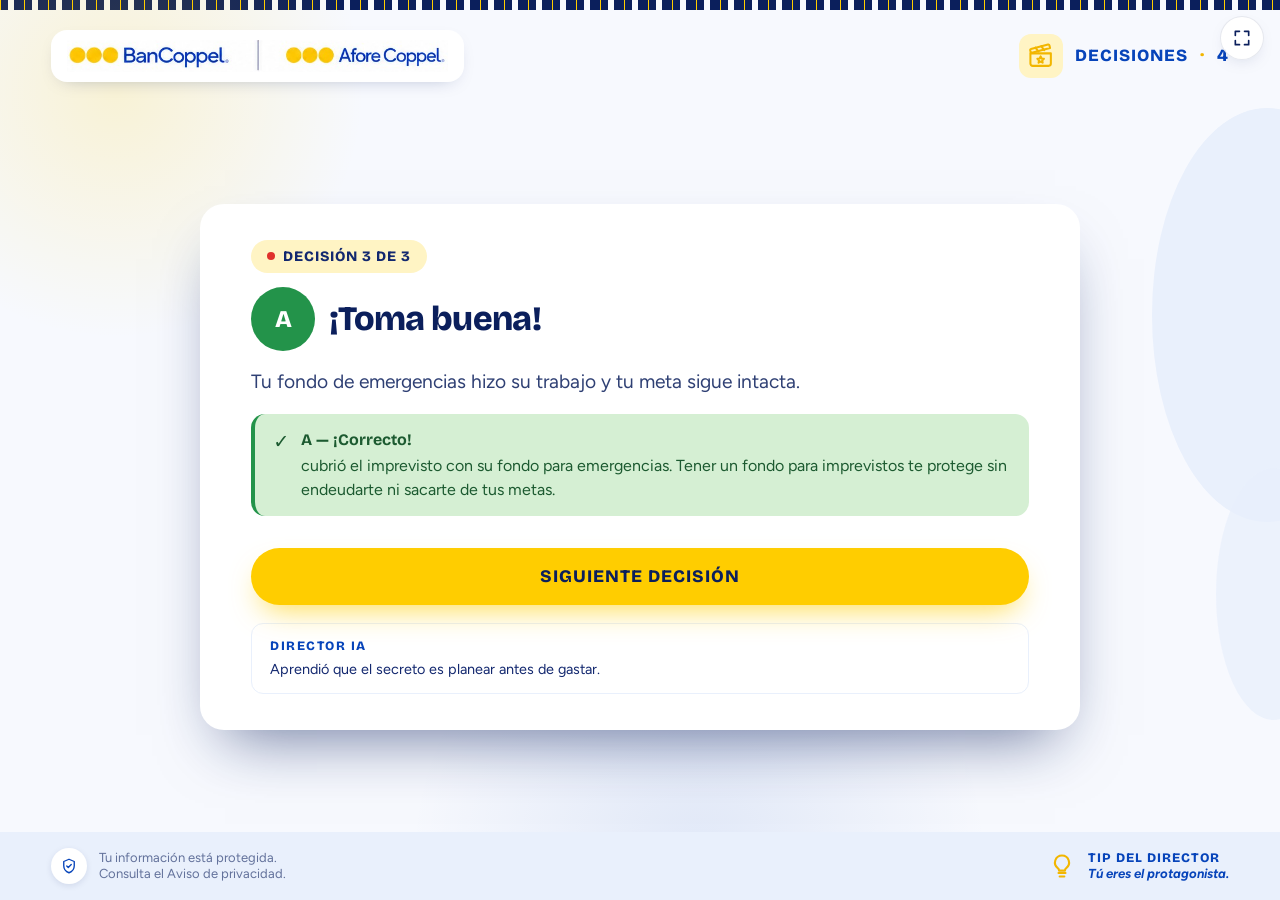
<file: 4-consecuencia-3.html>
<!DOCTYPE html>
<html lang="es-MX">
<head>
  <meta charset="UTF-8">
  <meta name="viewport" content="width=device-width, initial-scale=1, maximum-scale=1, user-scalable=no, viewport-fit=cover">
  <meta name="theme-color" content="#0b1f5c">
  <title>Consecuencia 3 · Cine Financiero</title>
  <link rel="stylesheet" href="assets/styles.css">
  <link rel="preconnect" href="https://fonts.googleapis.com">
  <link rel="preconnect" href="https://fonts.gstatic.com" crossorigin>
  <link href="https://fonts.googleapis.com/css2?family=Bricolage+Grotesque:wght@600;700;800&family=Figtree:wght@400;500;600;700&display=swap" rel="stylesheet">
  <link rel="icon" href="assets/logos-bancoppel-afore.png">
</head>
<body>
  <div class="stage">
    <div class="bg-deco" aria-hidden="true">
      <div class="circle-1"></div><div class="circle-2"></div><div class="circle-3"></div><div class="circle-4"></div>
    </div>
    <div class="film-strip"></div>

    <header class="app-header">
      <div class="app-header-inner">
        <div class="brand-logo"><img src="assets/logos-bancoppel-afore.png" alt="BanCoppel | Afore Coppel"></div>
        <div class="section-tag">
          <span class="clapper-icon">
            <svg viewBox="0 0 24 24" width="62%" height="62%" fill="none" stroke="currentColor" stroke-width="1.8" stroke-linecap="round" stroke-linejoin="round"><path d="M3 10h18v9a2 2 0 0 1-2 2H5a2 2 0 0 1-2-2z"/><path d="m3.4 9.7-.6-2.4a1 1 0 0 1 .7-1.2l15-3.9a1 1 0 0 1 1.2.7l.6 2.4z"/><path d="m7.5 5 2.6 3.4M12.5 3.7l2.6 3.4"/><path d="m12 12.6.9 1.9 2 .3-1.5 1.4.4 2-1.8-1-1.8 1 .4-2-1.5-1.4 2-.3z"/></svg>
          </span>
          Decisiones <span class="yellow-dot">·</span> 4
        </div>
      </div>
    </header>

    <section class="stage-body">
      <div class="card" id="card">
          <span class="eyebrow" id="eyebrow">
              <span class="dot-red"></span> Decisión 3 de 3
          </span>

          <div style="display:flex; align-items:center; gap:14px; margin-top:14px;">
              <span style="display:grid; place-items:center; width:64px; height:64px; border-radius:50%; background:var(--color-yellow); color:var(--color-navy); font-family:var(--font-display); font-weight:800; font-size:1.5rem;" id="letterBadge">C</span>
              <h1 class="t-hero" id="title" style="margin-top:0; font-size:clamp(1.6rem, 3.8vh, 2.6rem);">¡Toma buena!</h1>
          </div>

          <p class="t-body" id="subtitle" style="font-size:clamp(1.05rem, 2.4vh, 1.2rem); max-width:60ch; margin-top:2vh; opacity:.85;">
              Planeas, tomas el control y te olvidas del estrés.
          </p>

          <div id="feedbacks" style="margin-top:18px;"></div>

          <a class="cta cta-primary cta-block" id="continueBtn" href="5-produccion.html" style="margin-top:24px;">
              Siguiente decisión
              <svg viewBox="0 0 24 24" width="20" height="20" fill="none" stroke="currentColor" stroke-width="2" stroke-linecap="round" stroke-linejoin="round"><path d="M5 12h14M13 5l7 7-7 7"/></svg>
          </a>

          <div style="margin-top:18px; padding:14px 18px; background:var(--color-white); border:1px solid var(--color-sky); border-radius:12px;">
              <p style="font-family:var(--font-display); font-weight:800; font-size:0.8rem; letter-spacing:1.5px; color:var(--color-blue); text-transform:uppercase; margin-bottom:6px;">Director IA</p>
              <p id="directorMsg" class="director-msg" style="font-size:0.9rem;">Tu fondo de emergencias hizo su trabajo y tu meta sigue intacta.</p>
          </div>
        </div>
</section>

    <footer class="app-footer">
      <div class="footer-block">
        <span class="icon-circle">
          <svg viewBox="0 0 24 24" width="18" height="18" fill="none" stroke="currentColor" stroke-width="1.8" stroke-linecap="round" stroke-linejoin="round"><path d="M12 3 5 6v5.5c0 4.3 3 7.9 7 9.5 4-1.6 7-5.2 7-9.5V6z"/><path d="m9 12 2 2 4-4"/></svg>
        </span>
        <p class="text-navy">Tu información está protegida.<br>Consulta el Aviso de privacidad.</p>
      </div>
      <div class="footer-block">
        <svg viewBox="0 0 24 24" width="28" height="28" fill="none" stroke="var(--color-yellow-deep)" stroke-width="1.8" stroke-linecap="round" stroke-linejoin="round"><path d="M9 18h6M10 21h4"/><path d="M12 3a6 6 0 0 0-3.6 10.8c.7.5 1.1 1.3 1.1 2.2h5c0-.9.4-1.7 1.1-2.2A6 6 0 0 0 12 3z"/></svg>
        <p><span class="label text-blue">Tip del Director</span><br><span class="italic text-blue">Tú eres el protagonista.</span></p>
      </div>
    </footer>
  </div>

  <button class="fullscreen-btn" id="fsBtn" type="button" title="Pantalla completa">
    <svg viewBox="0 0 24 24" width="20" height="20" fill="none" stroke="currentColor" stroke-width="2" stroke-linecap="round" stroke-linejoin="round"><path d="M4 9V4h5M20 9V4h-5M4 15v5h5M20 15v5h-5"/></svg>
  </button>

  <script>
    var OPTIONS = {"A":'Uso mi fondo separado para emergencias.', "B":'Uso el dinero destinado para mi meta.', "C":'Pido un crédito.'};
    var FEEDBACKS = {"A":['ok','Tener un fondo para imprevistos te protege sin endeudarte ni sacarte de tus metas.','cubrió el imprevisto con su fondo para emergencias'], "B":['bad','Tomar el dinero de tu meta resuelve hoy, pero te regresa varios pasos.','tomó el dinero de su meta para cubrir el imprevisto'], "C":['bad','Endeudarte hace que la emergencia te salga más cara.','se endeudó para cubrir el imprevisto']};
    var TITLES = {"A":'¡Toma buena!', "B":'¡Corte!', "C":'¡Corte!'};
    var SUBTITLES = {"A":'Tu fondo de emergencias hizo su trabajo y tu meta sigue intacta.', "B":'Saliste del apuro, pero ahora tienes una deuda que pagar.', "C":'Resolverías la emergencia, pero retrasarías tu meta.'};
    var params = new URLSearchParams(location.search);
    var choice = (params.get('choice') || 'A').toUpperCase();
    var correct = 'A';
    var isOk = choice === correct;

    document.getElementById('letterBadge').textContent = choice;
    document.getElementById('title').textContent = TITLES[choice];
    document.getElementById('subtitle').textContent = SUBTITLES[choice];

    var fbEl = document.getElementById('feedbacks');
    var mine = FEEDBACKS[choice];
    var labelMap = {ok:'¡Correcto!', bad:'Aprende del paisaje'};
    var iconMap = {ok:'\u2713', bad:'\u2715'};
    fbEl.innerHTML = '<div class="feedback ' + mine[0] + '">' +
        '<span class="icon">' + iconMap[mine[0]] + '</span>' +
        '<div><strong>' + choice + ' \u2014 ' + labelMap[mine[0]] + '</strong> ' +
        mine[2] + '. ' + mine[1] + '</div>' +
    '</div>';

    var badge = document.getElementById('letterBadge');
    if (isOk) { badge.style.background = 'var(--color-green)'; badge.style.color = '#fff'; }
    else { badge.style.background = 'var(--color-red)'; badge.style.color = '#fff'; }

    var did = '3';
    var dirMsg = isOk
      ? 'Aprendi\u00f3 que el secreto es planear antes de gastar.'
      : (correct === 'C' && did === '1' ? 'Aprendi\u00f3 que el secreto es planear antes de gastar.' :
         correct === 'A' && did === '2' ? 'Aprendi\u00f3 que el ahorro se separa primero, no al final.' :
         correct === 'A' && did === '3' ? 'Descubri\u00f3 por qu\u00e9 vale la pena un fondo para emergencias.' :
         'De cada toma y de cada corte se aprende: su meta est\u00e1 m\u00e1s cerca que nunca.');
    document.getElementById('directorMsg').textContent = dirMsg;

    document.getElementById('continueBtn').textContent = isOk ? 'Siguiente decisi\u00f3n' : 'Continuar';
  </script>

</body>
</html>
</file>
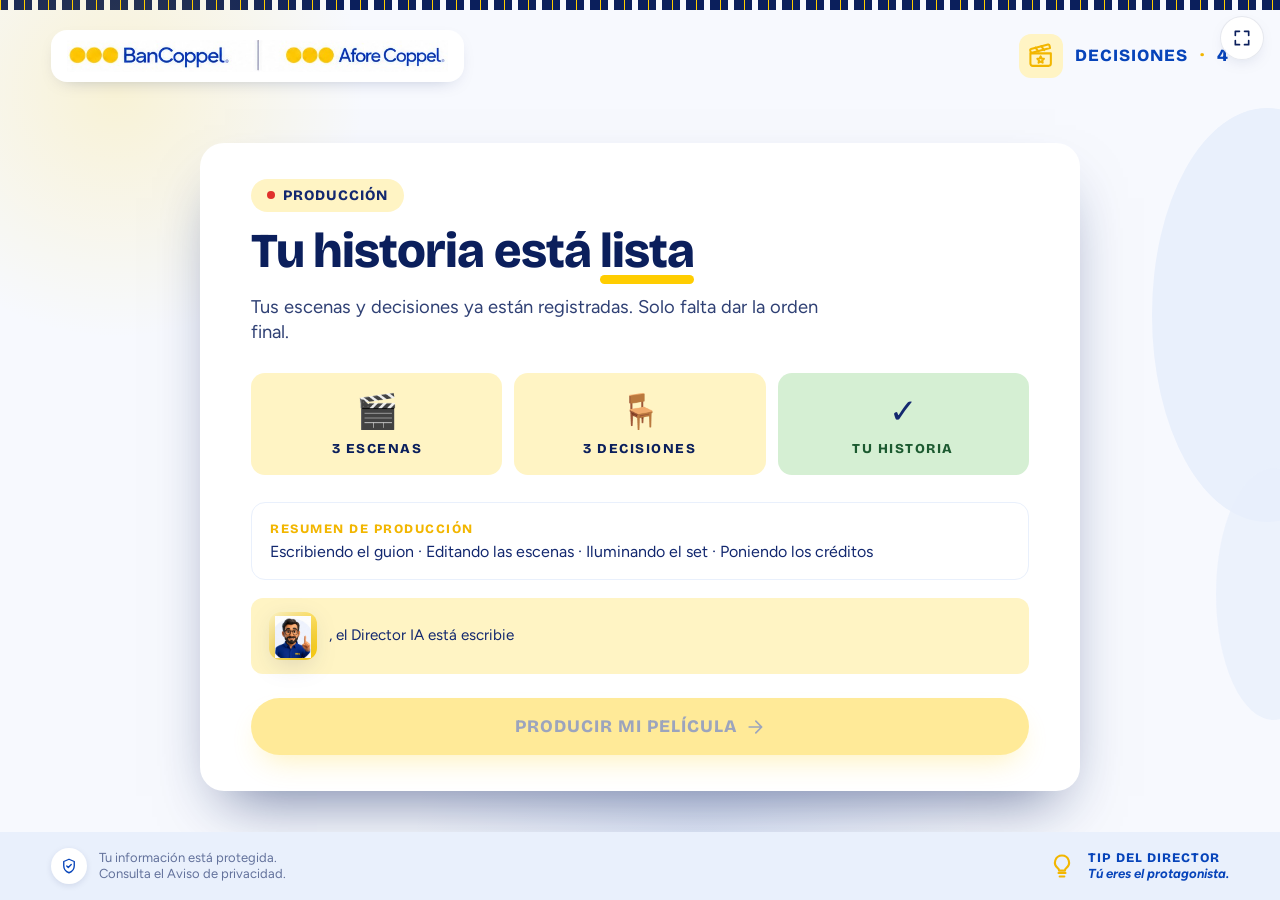
<file: 5-produccion.html>
<!DOCTYPE html>
<html lang="es-MX">
<head>
  <meta charset="UTF-8">
  <meta name="viewport" content="width=device-width, initial-scale=1, maximum-scale=1, user-scalable=no, viewport-fit=cover">
  <meta name="theme-color" content="#0b1f5c">
  <title>Producción · Cine Financiero</title>
  <link rel="stylesheet" href="assets/styles.css">
  <link rel="preconnect" href="https://fonts.googleapis.com">
  <link rel="preconnect" href="https://fonts.gstatic.com" crossorigin>
  <link href="https://fonts.googleapis.com/css2?family=Bricolage+Grotesque:wght@600;700;800&family=Figtree:wght@400;500;600;700&display=swap" rel="stylesheet">
  <link rel="icon" href="assets/logos-bancoppel-afore.png">
</head>
<body>
  <div class="stage">
    <div class="bg-deco" aria-hidden="true">
      <div class="circle-1"></div><div class="circle-2"></div><div class="circle-3"></div><div class="circle-4"></div>
    </div>
    <div class="film-strip"></div>

    <header class="app-header">
      <div class="app-header-inner">
        <div class="brand-logo"><img src="assets/logos-bancoppel-afore.png" alt="BanCoppel | Afore Coppel"></div>
        <div class="section-tag">
          <span class="clapper-icon">
            <svg viewBox="0 0 24 24" width="62%" height="62%" fill="none" stroke="currentColor" stroke-width="1.8" stroke-linecap="round" stroke-linejoin="round"><path d="M3 10h18v9a2 2 0 0 1-2 2H5a2 2 0 0 1-2-2z"/><path d="m3.4 9.7-.6-2.4a1 1 0 0 1 .7-1.2l15-3.9a1 1 0 0 1 1.2.7l.6 2.4z"/><path d="m7.5 5 2.6 3.4M12.5 3.7l2.6 3.4"/><path d="m12 12.6.9 1.9 2 .3-1.5 1.4.4 2-1.8-1-1.8 1 .4-2-1.5-1.4 2-.3z"/></svg>
          </span>
          Decisiones <span class="yellow-dot">·</span> 4
        </div>
      </div>
    </header>

    <section class="stage-body">
      <div class="card">
          <span class="eyebrow"><span class="dot-red"></span> Producción</span>
          <h1 class="t-hero" style="margin-top:14px;">Tu historia está <span class="underline-anim">lista</span></h1>
          <p class="t-body" style="max-width:50ch; opacity:.85; margin-top:2vh;">Tus escenas y decisiones ya están registradas. Solo falta dar la orden final.</p>

          <div style="margin-top:3vh; display:grid; grid-template-columns:repeat(3,1fr); gap:12px;">
              <div style="padding:18px; background:var(--color-yellow-soft); border-radius:14px; text-align:center;">
                  <div style="font-size:34px;">🎬</div>
                  <div style="font-family:var(--font-display); font-weight:800; font-size:0.85rem; letter-spacing:1.5px; color:var(--color-navy); text-transform:uppercase; margin-top:8px;">3 escenas</div>
              </div>
              <div style="padding:18px; background:var(--color-yellow-soft); border-radius:14px; text-align:center;">
                  <div style="font-size:34px;">🪑</div>
                  <div style="font-family:var(--font-display); font-weight:800; font-size:0.85rem; letter-spacing:1.5px; color:var(--color-navy); text-transform:uppercase; margin-top:8px;">3 decisiones</div>
              </div>
              <div style="padding:18px; background:var(--color-green-soft); border-radius:14px; text-align:center;">
                  <div style="font-size:34px;">✓</div>
                  <div style="font-family:var(--font-display); font-weight:800; font-size:0.85rem; letter-spacing:1.5px; color:#1c5a30; text-transform:uppercase; margin-top:8px;">Tu historia</div>
              </div>
          </div>

          <div style="margin-top:3vh; padding:18px; background:var(--color-white); border:1px solid var(--color-sky); border-radius:14px;">
              <p style="font-family:var(--font-display); font-weight:800; font-size:0.8rem; letter-spacing:1.5px; color:var(--color-yellow-deep); text-transform:uppercase;">Resumen de producción</p>
              <p style="margin-top:6px; color:var(--color-ink); font-size:1rem;">Escribiendo el guion · Editando las escenas · Iluminando el set · Poniendo los créditos</p>
          </div>

          <div id="directorLine" style="margin-top:18px; display:flex; align-items:center; gap:12px; padding:14px 18px; background:var(--color-yellow-soft); border-radius:12px;">
              <div class="director-avatar" style="width:48px; height:48px; border-radius:12px;">
                  <img src="assets/director-ia.png" alt="">
              </div>
              <p class="director-msg" style="font-size:0.95rem;">, el Director IA está escribiendo tu historia.</p>
          </div>

          <a class="cta cta-primary cta-block" id="produceBtn" href="6-premiere.html" style="margin-top:24px; opacity:.4; pointer-events:none;">
              Producir mi película
              <svg viewBox="0 0 24 24" width="20" height="20" fill="none" stroke="currentColor" stroke-width="2" stroke-linecap="round" stroke-linejoin="round"><path d="M5 12h14M13 5l7 7-7 7"/></svg>
          </a>
        </div>
</section>

    <footer class="app-footer">
      <div class="footer-block">
        <span class="icon-circle">
          <svg viewBox="0 0 24 24" width="18" height="18" fill="none" stroke="currentColor" stroke-width="1.8" stroke-linecap="round" stroke-linejoin="round"><path d="M12 3 5 6v5.5c0 4.3 3 7.9 7 9.5 4-1.6 7-5.2 7-9.5V6z"/><path d="m9 12 2 2 4-4"/></svg>
        </span>
        <p class="text-navy">Tu información está protegida.<br>Consulta el Aviso de privacidad.</p>
      </div>
      <div class="footer-block">
        <svg viewBox="0 0 24 24" width="28" height="28" fill="none" stroke="var(--color-yellow-deep)" stroke-width="1.8" stroke-linecap="round" stroke-linejoin="round"><path d="M9 18h6M10 21h4"/><path d="M12 3a6 6 0 0 0-3.6 10.8c.7.5 1.1 1.3 1.1 2.2h5c0-.9.4-1.7 1.1-2.2A6 6 0 0 0 12 3z"/></svg>
        <p><span class="label text-blue">Tip del Director</span><br><span class="italic text-blue">Tú eres el protagonista.</span></p>
      </div>
    </footer>
  </div>

  <button class="fullscreen-btn" id="fsBtn" type="button" title="Pantalla completa">
    <svg viewBox="0 0 24 24" width="20" height="20" fill="none" stroke="currentColor" stroke-width="2" stroke-linecap="round" stroke-linejoin="round"><path d="M4 9V4h5M20 9V4h-5M4 15v5h5M20 15v5h-5"/></svg>
  </button>

  <script>
    var line = document.querySelector('#directorLine .director-msg');
    var full = line.textContent;
    line.textContent = '';
    var btn = document.getElementById('produceBtn');
    var i = 0;
    var tick = setInterval(function() {
      line.textContent = full.slice(0, ++i);
      if (i >= full.length) {
        clearInterval(tick);
        setTimeout(function() { btn.style.opacity = '1'; btn.style.pointerEvents = 'auto'; }, 400);
      }
    }, 38);
    document.getElementById('fsBtn').addEventListener('click', function() {
      !document.fullscreenElement ? document.documentElement.requestFullscreen && document.documentElement.requestFullscreen() : document.exitFullscreen && document.exitFullscreen();
    });
  </script>

</body>
</html>
</file>
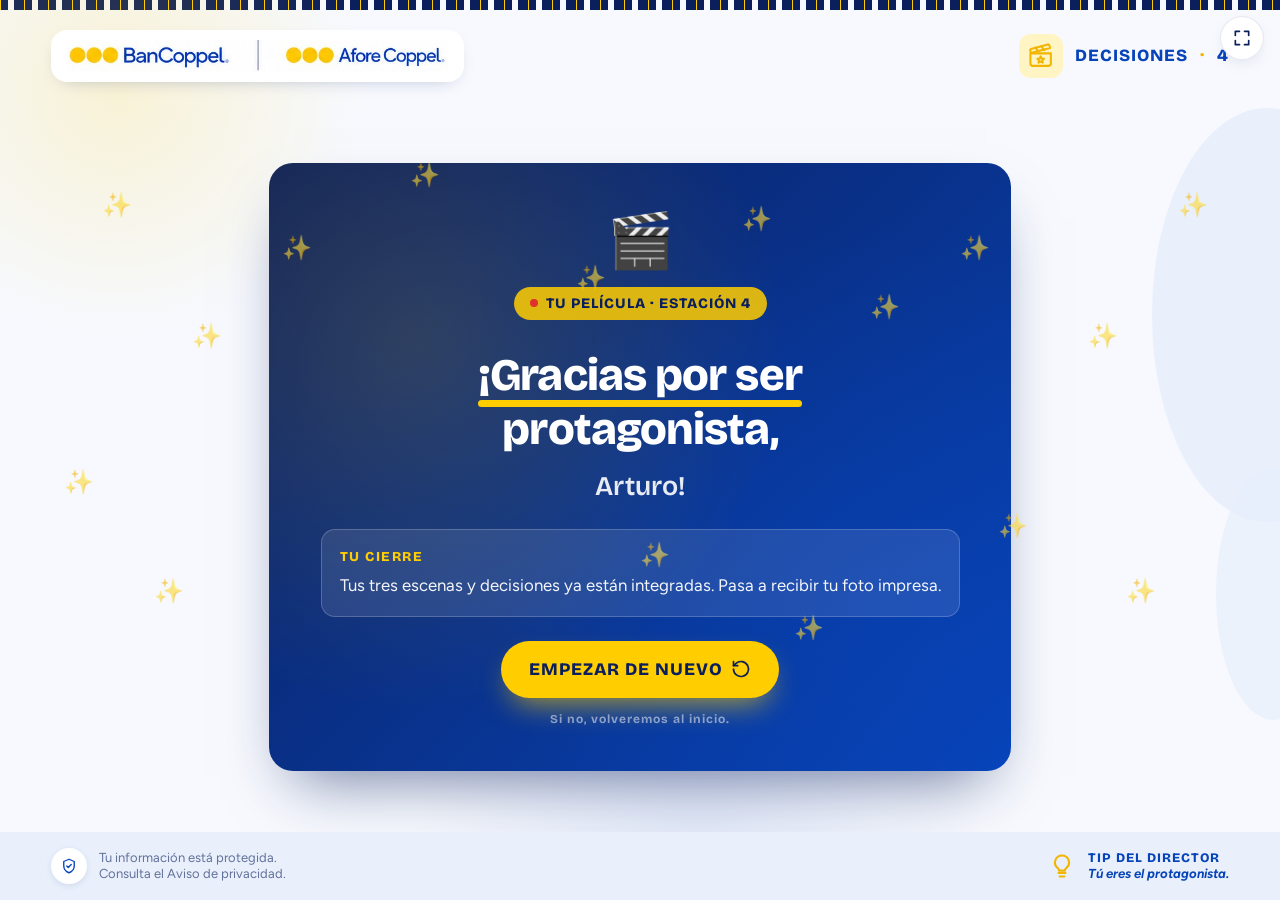
<file: 6-premiere.html>
<!DOCTYPE html>
<html lang="es-MX">
<head>
  <meta charset="UTF-8">
  <meta name="viewport" content="width=device-width, initial-scale=1, maximum-scale=1, user-scalable=no, viewport-fit=cover">
  <meta name="theme-color" content="#0b1f5c">
  <title>Premiere · Tu película · Cine Financiero</title>
  <link rel="stylesheet" href="assets/styles.css">
  <link rel="preconnect" href="https://fonts.googleapis.com">
  <link rel="preconnect" href="https://fonts.gstatic.com" crossorigin>
  <link href="https://fonts.googleapis.com/css2?family=Bricolage+Grotesque:wght@600;700;800&family=Figtree:wght@400;500;600;700&display=swap" rel="stylesheet">
  <link rel="icon" href="assets/logos-bancoppel-afore.png">
</head>
<body>
  <div class="stage">
    <div class="bg-deco" aria-hidden="true">
      <div class="circle-1"></div><div class="circle-2"></div><div class="circle-3"></div><div class="circle-4"></div>
    </div>
    <div class="film-strip"></div>

    <header class="app-header">
      <div class="app-header-inner">
        <div class="brand-logo"><img src="assets/logos-bancoppel-afore.png" alt="BanCoppel | Afore Coppel"></div>
        <div class="section-tag">
          <span class="clapper-icon">
            <svg viewBox="0 0 24 24" width="62%" height="62%" fill="none" stroke="currentColor" stroke-width="1.8" stroke-linecap="round" stroke-linejoin="round"><path d="M3 10h18v9a2 2 0 0 1-2 2H5a2 2 0 0 1-2-2z"/><path d="m3.4 9.7-.6-2.4a1 1 0 0 1 .7-1.2l15-3.9a1 1 0 0 1 1.2.7l.6 2.4z"/><path d="m7.5 5 2.6 3.4M12.5 3.7l2.6 3.4"/><path d="m12 12.6.9 1.9 2 .3-1.5 1.4.4 2-1.8-1-1.8 1 .4-2-1.5-1.4 2-.3z"/></svg>
          </span>
          Decisiones <span class="yellow-dot">·</span> 4
        </div>
      </div>
    </header>

    <section class="stage-body">
      <div style="background:linear-gradient(135deg, var(--color-navy), var(--color-blue)); color:#fff; padding:5vh 4vw; border-radius:24px; text-align:center; box-shadow:var(--shadow-card); position:relative; overflow:hidden;">
          <div style="position:absolute; inset:0; background:radial-gradient(circle at 20% 30%, rgba(255,205,0,.15), transparent 50%), radial-gradient(circle at 80% 70%, rgba(7,68,186,.4), transparent 50%); pointer-events:none;"></div>
          <div style="position:relative; z-index:1;">
              <div style="font-size:54px; margin-bottom:14px;">🎬</div>
              <span class="eyebrow" style="background:rgba(255,205,0,.85); color:var(--color-navy); margin-bottom:14px;">
                  <span style="width:8px; height:8px; background:var(--color-red); border-radius:50%; display:inline-block;"></span>
                  Tu película · Estación 4
              </span>
              <h1 style="font-family:var(--font-display); font-weight:800; font-size:clamp(2.2rem, 5vh, 3.4rem); letter-spacing:-.02em; margin-top:14px;">
                  <span style="position:relative; display:inline-block;">
                      ¡Gracias por ser
                      <span style="position:absolute; left:0; right:0; bottom:-.12em; height:.16em; background:var(--color-yellow); border-radius:999px; transform-origin:left;"></span>
                  </span>
                  <br>protagonista,
              </h1>
              <p style="font-family:var(--font-display); font-weight:600; font-size:clamp(1.4rem, 3vh, 2rem); margin-top:14px; color:rgba(255,255,255,.9);">
                  <span id="userName">Arturo</span>!
              </p>
              <div style="margin-top:3vh; padding:18px; background:rgba(255,255,255,.1); border-radius:14px; border:1px solid rgba(255,255,255,.2); text-align:left;">
                  <p style="font-family:var(--font-display); font-weight:800; font-size:0.85rem; letter-spacing:1.5px; color:var(--color-yellow); text-transform:uppercase;">Tu cierre</p>
                  <p style="font-family:var(--font-sans); font-size:1.05rem; line-height:1.5; margin-top:8px; color:rgba(255,255,255,.95);">Tus tres escenas y decisiones ya están integradas. Pasa a recibir tu foto impresa.</p>
              </div>
              <div style="margin-top:24px; display:flex; gap:12px; justify-content:center; flex-wrap:wrap;">
                  <a class="cta cta-primary" href="index.html">
                      Empezar de nuevo
                      <svg viewBox="0 0 24 24" width="20" height="20" fill="none" stroke="currentColor" stroke-width="2" stroke-linecap="round" stroke-linejoin="round"><path d="M3 12a9 9 0 1 0 3-6.7L3 8"/><path d="M3 3v5h5"/></svg>
                  </a>
              </div>
              <p style="margin-top:14px; font-family:var(--font-display); font-weight:700; font-size:0.75rem; letter-spacing:1px; color:rgba(255,255,255,.5);">Si no, volveremos al inicio.</p>
          </div>
        </div>
        <div style="position:absolute; inset:0; pointer-events:none; overflow:hidden;"><div style="position:absolute; left:8%; top:12%; font-size:1.5rem; opacity:.6; animation:shimmer 3s ease-in-out infinite 0s;">✨</div><div style="position:absolute; left:15%; top:30%; font-size:1.5rem; opacity:.6; animation:shimmer 3s ease-in-out infinite 0.4s;">✨</div><div style="position:absolute; left:22%; top:18%; font-size:1.5rem; opacity:.6; animation:shimmer 3s ease-in-out infinite 0.8s;">✨</div><div style="position:absolute; left:32%; top:8%; font-size:1.5rem; opacity:.6; animation:shimmer 3s ease-in-out infinite 1.2s;">✨</div><div style="position:absolute; left:45%; top:22%; font-size:1.5rem; opacity:.6; animation:shimmer 3s ease-in-out infinite 0.3s;">✨</div><div style="position:absolute; left:58%; top:14%; font-size:1.5rem; opacity:.6; animation:shimmer 3s ease-in-out infinite 0.7s;">✨</div><div style="position:absolute; left:68%; top:26%; font-size:1.5rem; opacity:.6; animation:shimmer 3s ease-in-out infinite 1s;">✨</div><div style="position:absolute; left:75%; top:18%; font-size:1.5rem; opacity:.6; animation:shimmer 3s ease-in-out infinite 1.4s;">✨</div><div style="position:absolute; left:85%; top:30%; font-size:1.5rem; opacity:.6; animation:shimmer 3s ease-in-out infinite 0.6s;">✨</div><div style="position:absolute; left:92%; top:12%; font-size:1.5rem; opacity:.6; animation:shimmer 3s ease-in-out infinite 1s;">✨</div><div style="position:absolute; left:5%; top:50%; font-size:1.5rem; opacity:.6; animation:shimmer 3s ease-in-out infinite 0.5s;">✨</div><div style="position:absolute; left:12%; top:65%; font-size:1.5rem; opacity:.6; animation:shimmer 3s ease-in-out infinite 0.9s;">✨</div><div style="position:absolute; left:50%; top:60%; font-size:1.5rem; opacity:.6; animation:shimmer 3s ease-in-out infinite 1.3s;">✨</div><div style="position:absolute; left:62%; top:70%; font-size:1.5rem; opacity:.6; animation:shimmer 3s ease-in-out infinite 0.2s;">✨</div><div style="position:absolute; left:78%; top:56%; font-size:1.5rem; opacity:.6; animation:shimmer 3s ease-in-out infinite 1.1s;">✨</div><div style="position:absolute; left:88%; top:65%; font-size:1.5rem; opacity:.6; animation:shimmer 3s ease-in-out infinite 0.8s;">✨</div></div>
</section>

    <footer class="app-footer">
      <div class="footer-block">
        <span class="icon-circle">
          <svg viewBox="0 0 24 24" width="18" height="18" fill="none" stroke="currentColor" stroke-width="1.8" stroke-linecap="round" stroke-linejoin="round"><path d="M12 3 5 6v5.5c0 4.3 3 7.9 7 9.5 4-1.6 7-5.2 7-9.5V6z"/><path d="m9 12 2 2 4-4"/></svg>
        </span>
        <p class="text-navy">Tu información está protegida.<br>Consulta el Aviso de privacidad.</p>
      </div>
      <div class="footer-block">
        <svg viewBox="0 0 24 24" width="28" height="28" fill="none" stroke="var(--color-yellow-deep)" stroke-width="1.8" stroke-linecap="round" stroke-linejoin="round"><path d="M9 18h6M10 21h4"/><path d="M12 3a6 6 0 0 0-3.6 10.8c.7.5 1.1 1.3 1.1 2.2h5c0-.9.4-1.7 1.1-2.2A6 6 0 0 0 12 3z"/></svg>
        <p><span class="label text-blue">Tip del Director</span><br><span class="italic text-blue">Tú eres el protagonista.</span></p>
      </div>
    </footer>
  </div>

  <button class="fullscreen-btn" id="fsBtn" type="button" title="Pantalla completa">
    <svg viewBox="0 0 24 24" width="20" height="20" fill="none" stroke="currentColor" stroke-width="2" stroke-linecap="round" stroke-linejoin="round"><path d="M4 9V4h5M20 9V4h-5M4 15v5h5M20 15v5h-5"/></svg>
  </button>

</body>
</html>
</file>
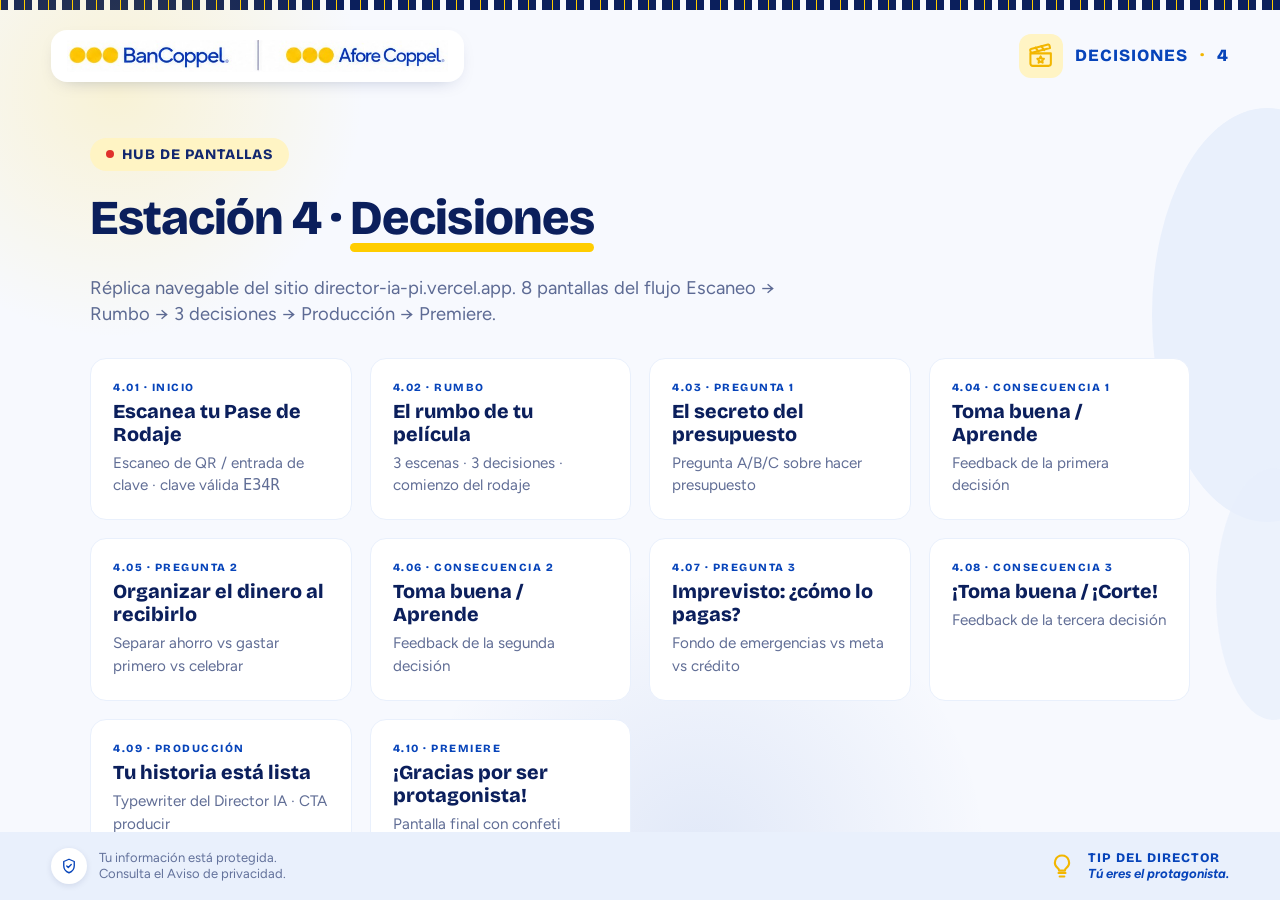
<file: hub.html>
<!DOCTYPE html>
<html lang="es-MX">
<head>
  <meta charset="UTF-8">
  <meta name="viewport" content="width=device-width, initial-scale=1, maximum-scale=1, user-scalable=no, viewport-fit=cover">
  <meta name="theme-color" content="#0b1f5c">
  <title>Director IA · Hub de navegación</title>
  <link rel="stylesheet" href="assets/styles.css">
  <link rel="preconnect" href="https://fonts.googleapis.com">
  <link rel="preconnect" href="https://fonts.gstatic.com" crossorigin>
  <link href="https://fonts.googleapis.com/css2?family=Bricolage+Grotesque:wght@600;700;800&family=Figtree:wght@400;500;600;700&display=swap" rel="stylesheet">
  <link rel="icon" href="assets/logos-bancoppel-afore.png">
  <style>
    main { padding: 4vh 4vw 100px; }
    .hub-page { max-width: 1100px; margin: 0 auto; }
  </style>
</head>
<body>
  <div class="stage">
    <div class="bg-deco" aria-hidden="true">
      <div class="circle-1"></div><div class="circle-2"></div><div class="circle-3"></div><div class="circle-4"></div>
    </div>
    <div class="film-strip"></div>

    <header class="app-header">
      <div class="app-header-inner">
        <div class="brand-logo"><img src="assets/logos-bancoppel-afore.png" alt="BanCoppel | Afore Coppel"></div>
        <div class="section-tag">
          <span class="clapper-icon">
            <svg viewBox="0 0 24 24" width="62%" height="62%" fill="none" stroke="currentColor" stroke-width="1.8" stroke-linecap="round" stroke-linejoin="round"><path d="M3 10h18v9a2 2 0 0 1-2 2H5a2 2 0 0 1-2-2z"/><path d="m3.4 9.7-.6-2.4a1 1 0 0 1 .7-1.2l15-3.9a1 1 0 0 1 1.2.7l.6 2.4z"/><path d="m7.5 5 2.6 3.4M12.5 3.7l2.6 3.4"/><path d="m12 12.6.9 1.9 2 .3-1.5 1.4.4 2-1.8-1-1.8 1 .4-2-1.5-1.4 2-.3z"/></svg>
          </span>
          Decisiones <span class="yellow-dot">·</span> 4
        </div>
      </div>
    </header>

    <section class="stage-body">
      <div class="hub-page">
        <span class="eyebrow"><span class="dot-red"></span> Hub de pantallas</span>
        <h1 class="t-hero">Estación 4 · <span class="underline-anim">Decisiones</span></h1>
        <p class="t-body" style="max-width:60ch;">Réplica navegable del sitio director-ia-pi.vercel.app. 8 pantallas del flujo Escaneo → Rumbo → 3 decisiones → Producción → Premiere.</p>

        <div class="hub">
          <a class="hub-card" href="index.html">
            <div class="num">4.01 · Inicio</div>
            <h3>Escanea tu Pase de Rodaje</h3>
            <p>Escaneo de QR / entrada de clave · clave válida <code>E34R</code></p>
          </a>
          <a class="hub-card" href="2-rumbo.html">
            <div class="num">4.02 · Rumbo</div>
            <h3>El rumbo de tu película</h3>
            <p>3 escenas · 3 decisiones · comienzo del rodaje</p>
          </a>
          <a class="hub-card" href="3-pregunta-1.html">
            <div class="num">4.03 · Pregunta 1</div>
            <h3>El secreto del presupuesto</h3>
            <p>Pregunta A/B/C sobre hacer presupuesto</p>
          </a>
          <a class="hub-card" href="4-consecuencia-1.html">
            <div class="num">4.04 · Consecuencia 1</div>
            <h3>Toma buena / Aprende</h3>
            <p>Feedback de la primera decisión</p>
          </a>
          <a class="hub-card" href="3-pregunta-2.html">
            <div class="num">4.05 · Pregunta 2</div>
            <h3>Organizar el dinero al recibirlo</h3>
            <p>Separar ahorro vs gastar primero vs celebrar</p>
          </a>
          <a class="hub-card" href="4-consecuencia-2.html">
            <div class="num">4.06 · Consecuencia 2</div>
            <h3>Toma buena / Aprende</h3>
            <p>Feedback de la segunda decisión</p>
          </a>
          <a class="hub-card" href="3-pregunta-3.html">
            <div class="num">4.07 · Pregunta 3</div>
            <h3>Imprevisto: ¿cómo lo pagas?</h3>
            <p>Fondo de emergencias vs meta vs crédito</p>
          </a>
          <a class="hub-card" href="4-consecuencia-3.html">
            <div class="num">4.08 · Consecuencia 3</div>
            <h3>¡Toma buena / ¡Corte!</h3>
            <p>Feedback de la tercera decisión</p>
          </a>
          <a class="hub-card" href="5-produccion.html">
            <div class="num">4.09 · Producción</div>
            <h3>Tu historia está lista</h3>
            <p>Typewriter del Director IA · CTA producir</p>
          </a>
          <a class="hub-card" href="6-premiere.html">
            <div class="num">4.10 · Premiere</div>
            <h3>¡Gracias por ser protagonista!</h3>
            <p>Pantalla final con confeti shimmer</p>
          </a>
        </div>

        <div style="margin-top:36px; padding:18px; background:var(--color-white); border:1px solid var(--color-sky); border-radius:14px;">
          <p style="font-family:var(--font-display); font-weight:800; font-size:.8rem; letter-spacing:1.5px; color:var(--color-yellow-deep); text-transform:uppercase; margin-bottom:8px;">Cómo se clonó</p>
          <p style="color:var(--color-ink); font-size:.95rem;">HTML+CSS plano inspirado en director-ia-pi.vercel.app. Paleta extraída del CSS compilado de Next.js del sitio original: navy #0b1f5c, amarillo BanCoppu #ffcd00, fuentes Bricolage Grotesque + Figtree, easing cinematográfico cubic-bezier(.22, 1, .36, 1), film grain SVG inline. Las animaciones (entrada escalonada, underline scaleX, blink REC, confeti shimmer, typewriter del Director IA) están implementadas con CSS transitions + vanilla JS.</p>
        </div>
      </div>
    </section>

    <footer class="app-footer">
      <div class="footer-block">
        <span class="icon-circle">
          <svg viewBox="0 0 24 24" width="18" height="18" fill="none" stroke="currentColor" stroke-width="1.8" stroke-linecap="round" stroke-linejoin="round"><path d="M12 3 5 6v5.5c0 4.3 3 7.9 7 9.5 4-1.6 7-5.2 7-9.5V6z"/><path d="m9 12 2 2 4-4"/></svg>
        </span>
        <p class="text-navy">Tu información está protegida.<br>Consulta el Aviso de privacidad.</p>
      </div>
      <div class="footer-block">
        <svg viewBox="0 0 24 24" width="28" height="28" fill="none" stroke="var(--color-yellow-deep)" stroke-width="1.8" stroke-linecap="round" stroke-linejoin="round"><path d="M9 18h6M10 21h4"/><path d="M12 3a6 6 0 0 0-3.6 10.8c.7.5 1.1 1.3 1.1 2.2h5c0-.9.4-1.7 1.1-2.2A6 6 0 0 0 12 3z"/></svg>
        <p><span class="label text-blue">Tip del Director</span><br><span class="italic text-blue">Tú eres el protagonista.</span></p>
      </div>
    </footer>
  </div>
</body>
</html>
</file>
<file: assets/styles.css>
/* =============================================================
   Director IA · Decisiones · Cine Financiero
   Clone del sitio director-ia-pi.vercel.app
   Paleta BanCoppu · Bricolage Grotesque + Figtree
   ============================================================= */

:root {
  /* Paleta exacta del sitio original */
  --color-paper:    #f7f9fe;   /* fondo principal */
  --color-sky:      #e9f0fc;   /* bandas decorativas */
  --color-navy:     #0b1f5c;   /* navy principal */
  --color-blue:     #0744ba;   /* azul accent */
  --color-ink:      #13286f;   /* ink (texto principal oscuro) */
  --color-yellow:   #ffcd00;   /* amarillo BanCoppu */
  --color-yellow-deep: #f2b600;
  --color-yellow-soft:  #fff4c4;
  --color-red:      #e0312b;
  --color-red-soft: #fbdada;
  --color-green:    #23934a;
  --color-green-soft: #d5efd3;
  --color-white:    #fff;

  /* Fuentes */
  --font-display: 'Bricolage Grotesque', 'Inter', system-ui, sans-serif;
  --font-sans:    'Figtree', 'Inter', system-ui, sans-serif;

  /* Easing cinematográfico */
  --ease-film: cubic-bezier(.22, 1, .36, 1);

  /* Spacing */
  --space-1: .25rem;
  --space-2: .5rem;
  --space-3: .75rem;
  --space-4: 1rem;
  --space-6: 1.5rem;
  --space-8: 2rem;

  --radius-md: 12px;
  --radius-lg: 16px;
  --radius-xl: 24px;

  --shadow-sm: 0 6px 20px -12px rgba(11, 31, 92, .4);
  --shadow-card: 0 30px 60px -25px rgba(11, 31, 92, .6);
}

* {
  box-sizing: border-box;
  margin: 0;
  padding: 0;
}

html, body {
  height: 100%;
  font-family: var(--font-sans);
  background: var(--color-paper);
  color: var(--color-ink);
  overflow-x: hidden;
  -webkit-font-smoothing: antialiased;
}

body {
  /* film grain en todo el documento */
  position: relative;
}

body::after {
  content: '';
  position: fixed;
  inset: 0;
  background-image: url("data:image/svg+xml;utf8,<svg xmlns='http://www.w3.org/2000/svg' width='120' height='120'><feTurbulence type='fractalNoise' baseFrequency='0.85' numOctaves='2' stitchTiles='stitch'/><feColorMatrix values='0 0 0 0 0  0 0 0 0 0  0 0 0 0 0  0 0 0 0.05 0'/></svg>");
  opacity: .5;
  pointer-events: none;
  mix-blend-mode: multiply;
  z-index: 1000;
}

/* ---------- Stage principal ---------- */
.stage {
  position: relative;
  height: 100vh;
  width: 100%;
  display: flex;
  flex-direction: column;
  overflow: hidden;
  background: var(--color-paper);
}

.bg-deco {
  position: absolute;
  inset: 0;
  pointer-events: none;
  overflow: hidden;
  z-index: 0;
}
.bg-deco .circle-1 {
  position: absolute;
  right: -8vw; top: 12vh;
  height: 46vh; width: 18vw;
  border-radius: 50%;
  background: var(--color-sky);
}
.bg-deco .circle-2 {
  position: absolute;
  right: -4vw; top: 52vh;
  height: 28vh; width: 9vw;
  border-radius: 50%;
  background: rgba(233, 240, 252, .7);
}
.bg-deco .circle-3 {
  position: absolute;
  left: -12vw; top: -20vh;
  width: 60vh; height: 60vh;
  border-radius: 50%;
  background: radial-gradient(circle, rgba(255, 205, 0, .16), transparent 65%);
}
.bg-deco .circle-4 {
  position: absolute;
  bottom: -30vh; left: 30vw;
  width: 70vh; height: 70vh;
  border-radius: 50%;
  background: radial-gradient(circle, rgba(7, 68, 186, .09), transparent 65%);
}

/* ---------- Film strip (borde superior con perforaciones) ---------- */
.film-strip {
  height: 10px;
  background: var(--color-navy);
  background-image:
    repeating-linear-gradient(90deg,
      transparent 0 8px,
      var(--color-paper) 8px 14px,
      transparent 14px 24px),
    repeating-linear-gradient(90deg,
      var(--color-yellow) 0 1px,
      transparent 1px 24px);
  background-size: auto;
}

/* ---------- Header ---------- */
.app-header {
  position: relative;
  z-index: 20;
  flex-shrink: 0;
}
.app-header-inner {
  position: relative;
  display: flex;
  align-items: center;
  justify-content: space-between;
  padding: 2.2vh 4vw;
}
.brand-logo {
  position: relative;
  border-radius: 16px;
  background: var(--color-white);
  padding: 10px 16px;
  box-shadow: var(--shadow-sm);
}
.brand-logo img {
  height: clamp(22px, 3.6vh, 34px);
  width: auto;
  display: block;
}
.section-tag {
  display: flex;
  align-items: center;
  gap: 12px;
  color: var(--color-blue);
  font-family: var(--font-display);
  font-weight: 800;
  font-size: clamp(0.85rem, 1.9vh, 1.15rem);
  letter-spacing: 1px;
  text-transform: uppercase;
}
.section-tag .clapper-icon {
  display: grid;
  place-items: center;
  width: clamp(32px, 5vh, 44px);
  height: clamp(32px, 5vh, 44px);
  border-radius: 12px;
  background: var(--color-yellow-soft);
  color: var(--color-yellow-deep);
}
.section-tag .yellow-dot { color: var(--color-yellow-deep); }

/* ---------- Footer ---------- */
.app-footer {
  position: relative;
  z-index: 20;
  flex-shrink: 0;
  display: flex;
  align-items: center;
  justify-content: space-between;
  background: var(--color-sky);
  padding: 1.8vh 4vw;
}
.footer-block {
  display: flex;
  align-items: center;
  gap: 12px;
  font-size: clamp(0.7rem, 1.45vh, 0.9rem);
  line-height: 1.25;
}
.footer-block .icon-circle {
  display: grid;
  place-items: center;
  width: 36px; height: 36px;
  border-radius: 50%;
  background: var(--color-white);
  color: var(--color-blue);
  box-shadow: 0 2px 6px rgba(11, 31, 92, .1);
}
.footer-block .text-navy { color: var(--color-navy); opacity: .6; }
.footer-block .text-blue { color: var(--color-blue); }
.footer-block .label {
  font-family: var(--font-display);
  font-weight: 800;
  font-size: clamp(0.7rem, 1.45vh, 0.9rem);
  letter-spacing: 1px;
  text-transform: uppercase;
}
.footer-block .italic { font-style: italic; font-weight: 700; }

/* ---------- Stage body ---------- */
.stage-body {
  position: relative;
  z-index: 10;
  flex: 1;
  min-height: 0;
  display: grid;
  place-items: center;
  padding: 4vh 4vw;
}
.screen-grid {
  width: 100%;
  max-width: 1100px;
  display: grid;
  grid-template-columns: 1.1fr 1fr;
  gap: 5vw;
  align-items: center;
}

/* ---------- Tipografía ---------- */
.eyebrow {
  display: inline-flex;
  align-items: center;
  gap: 8px;
  background: var(--color-yellow-soft);
  color: var(--color-ink);
  border-radius: 999px;
  padding: 8px 16px;
  font-family: var(--font-display);
  font-weight: 800;
  font-size: clamp(0.7rem, 1.6vh, 0.9rem);
  letter-spacing: 1px;
  text-transform: uppercase;
}
.eyebrow .dot-red {
  width: 8px; height: 8px;
  border-radius: 50%;
  background: var(--color-red);
  animation: pulse 2s cubic-bezier(.4, 0, .6, 1) infinite;
}
.t-hero {
  font-family: var(--font-display);
  font-size: clamp(2.4rem, 5.4vh, 4rem);
  font-weight: 800;
  letter-spacing: -.02em;
  line-height: 1.05;
  color: var(--color-navy);
  margin-top: 2.5vh;
}
.t-hero .underline-anim {
  position: relative;
  display: inline-block;
}
.t-hero .underline-anim::after {
  content: '';
  position: absolute;
  left: 0; right: 0; bottom: -.15em;
  height: .18em;
  background: var(--color-yellow);
  border-radius: 999px;
  transform-origin: left;
  animation: scaleX .55s var(--ease-film) forwards;
}
.t-body {
  font-family: var(--font-sans);
  font-size: clamp(1rem, 2.2vh, 1.15rem);
  color: var(--color-navy);
  opacity: .65;
  margin-top: 3.5vh;
  max-width: 22ch;
  line-height: 1.4;
}
.t-title {
  font-family: var(--font-display);
  font-weight: 800;
  font-size: clamp(2rem, 4vh, 2.6rem);
  letter-spacing: -.01em;
  line-height: 1.1;
  color: var(--color-navy);
}
.t-label {
  font-family: var(--font-display);
  font-weight: 800;
  letter-spacing: 1px;
  text-transform: uppercase;
}

@keyframes pulse {
  0%, 100% { opacity: 1; }
  50% { opacity: .35; }
}
@keyframes scaleX {
  from { transform: scaleX(0); }
  to   { transform: scaleX(1); }
}

/* ---------- Viewfinder / cámara ---------- */
.viewfinder {
  position: relative;
  aspect-ratio: 1 / 1;
  width: min(34vw, 46vh);
  margin: 0 auto;
  overflow: hidden;
  border-radius: 2rem;
  background: var(--color-navy);
  box-shadow: var(--shadow-card);
}
.viewfinder::before {
  content: '';
  position: absolute; inset: 0;
  background: radial-gradient(circle at 50% 40%, rgba(7, 68, 186, .55), transparent 70%);
}
.viewfinder .corner {
  position: absolute;
  margin: 7%;
  width: 22%;
  height: 22%;
  border: 5px solid var(--color-yellow);
  transition: border-color .2s;
}
.viewfinder .corner.tl { top: 0; left: 0; border-right: 0; border-bottom: 0; border-radius: 16px 0 0 0; }
.viewfinder .corner.tr { top: 0; right: 0; border-left: 0; border-bottom: 0; border-radius: 0 16px 0 0; }
.viewfinder .corner.bl { bottom: 0; left: 0; border-right: 0; border-top: 0; border-radius: 0 0 0 16px; }
.viewfinder .corner.br { bottom: 0; right: 0; border-left: 0; border-top: 0; border-radius: 0 0 16px 0; }

.viewfinder .camera-btn {
  position: absolute;
  inset: 0;
  display: grid;
  place-items: center;
  background: transparent;
  border: 0;
  cursor: pointer;
}
.viewfinder .camera-btn .ring {
  position: relative;
  display: grid;
  place-items: center;
  width: 52%;
  aspect-ratio: 1;
  border-radius: 50%;
  background: var(--color-yellow);
  color: var(--color-navy);
  box-shadow: 0 14px 30px -10px rgba(255, 205, 0, .7);
  transition: box-shadow .2s;
}
.viewfinder .camera-btn:hover .ring {
  box-shadow: 0 0 0 6px rgba(255, 205, 0, .35), 0 14px 30px -10px rgba(255, 205, 0, .7);
}
.viewfinder .camera-btn .ring::after {
  content: '';
  position: absolute; inset: 0;
  border-radius: 50%;
  border: 3px solid var(--color-yellow);
  animation: pulse 1.5s ease-out infinite;
}

.viewfinder-status {
  margin-top: 2.6vh;
  min-height: 48px;
  display: grid;
  place-items: center;
  color: var(--color-blue);
  font-family: var(--font-display);
  font-weight: 800;
  font-size: clamp(0.85rem, 1.8vh, 1rem);
  letter-spacing: 1px;
  text-transform: uppercase;
  text-align: center;
}

/* ---------- Input de clave ---------- */
.input-row {
  display: flex;
  align-items: center;
  gap: 10px;
  min-height: 56px;
  width: 100%;
  max-width: min(34vw, 46vh);
  margin: 0 auto;
  background: var(--color-white);
  border: 2px solid var(--color-sky);
  border-radius: 16px;
  padding: 0 16px;
  cursor: text;
  box-shadow: 0 6px 20px -14px rgba(11, 31, 92, .5);
  transition: border-color .2s;
}
.input-row:hover { border-color: var(--color-yellow); }
.input-row:focus-within { border-color: var(--color-yellow); }
.input-row .key-icon { color: var(--color-yellow-deep); flex-shrink: 0; }
.input-row input {
  flex: 1;
  min-width: 0;
  border: 0;
  background: transparent;
  outline: none;
  font-family: var(--font-display);
  font-size: clamp(1.2rem, 3vh, 1.6rem);
  font-weight: 800;
  text-transform: uppercase;
  letter-spacing: .3em;
  color: var(--color-navy);
  padding: 12px 0;
}
.input-row input::placeholder {
  font-family: var(--font-sans);
  font-size: clamp(0.95rem, 2.2vh, 1.15rem);
  font-weight: 600;
  text-transform: none;
  letter-spacing: normal;
  color: rgba(11, 31, 92, .3);
}

.separator {
  display: flex;
  align-items: center;
  gap: 12px;
  width: 100%;
  max-width: min(34vw, 46vh);
  margin: 1.4vh auto 0;
  font-family: var(--font-display);
  font-weight: 700;
  font-size: clamp(0.7rem, 1.5vh, 0.85rem);
  letter-spacing: 1px;
  text-transform: uppercase;
  color: rgba(11, 31, 92, .45);
}
.separator::before, .separator::after {
  content: '';
  flex: 1;
  height: 1px;
  background: rgba(11, 31, 92, .15);
}

.error-msg {
  margin: 4px auto 0;
  min-height: 28px;
  text-align: center;
  font-family: var(--font-display);
  font-weight: 700;
  color: var(--color-red);
  font-size: clamp(0.75rem, 1.5vh, 0.9rem);
}

/* ---------- Botones CTA ---------- */
.cta {
  display: inline-flex;
  align-items: center;
  justify-content: center;
  gap: 8px;
  padding: 18px 28px;
  border-radius: 999px;
  border: 0;
  font-family: var(--font-display);
  font-weight: 800;
  font-size: clamp(0.9rem, 2vh, 1.1rem);
  letter-spacing: 1px;
  text-transform: uppercase;
  cursor: pointer;
  transition: transform .15s var(--ease-film), box-shadow .15s;
  text-decoration: none;
}
.cta-primary {
  background: var(--color-yellow);
  color: var(--color-navy);
  box-shadow: 0 14px 30px -10px rgba(255, 205, 0, .7);
}
.cta-primary:hover {
  transform: translateY(-2px);
  box-shadow: 0 18px 36px -10px rgba(255, 205, 0, .8);
}
.cta-primary:disabled {
  background: rgba(11, 31, 92, .12);
  color: rgba(11, 31, 92, .4);
  box-shadow: none;
  cursor: not-allowed;
}
.cta-secondary {
  background: rgba(255, 255, 255, .1);
  color: rgba(255, 255, 255, .7);
}
.cta-secondary:hover {
  background: rgba(255, 255, 255, .2);
  color: #fff;
}
.cta-block { width: 100%; }

/* ---------- Avatar Director IA (en pantallas internas) ---------- */
.director-card {
  display: flex;
  align-items: center;
  gap: 16px;
  background: rgba(255, 255, 255, .85);
  border: 1px solid rgba(255, 255, 255, .6);
  border-radius: 18px;
  padding: 14px;
  box-shadow: var(--shadow-sm);
  backdrop-filter: blur(8px);
}
.director-avatar {
  width: 96px;
  height: 96px;
  border-radius: 16px;
  background: linear-gradient(135deg, var(--color-yellow-soft), var(--color-yellow));
  display: grid;
  place-items: center;
  flex-shrink: 0;
}
.director-avatar img {
  width: 86%; height: 86%;
  object-fit: contain;
  filter: drop-shadow(0 6px 12px rgba(11, 31, 92, .15));
}
.director-info {
  flex: 1;
  display: flex;
  flex-direction: column;
  gap: 4px;
}
.director-tag {
  font-family: var(--font-display);
  font-weight: 800;
  font-size: 11px;
  letter-spacing: 1.5px;
  color: var(--color-yellow-deep);
  text-transform: uppercase;
}
.director-msg {
  font-family: var(--font-sans);
  color: var(--color-ink);
  font-size: clamp(0.9rem, 1.8vh, 1rem);
  line-height: 1.4;
}

/* ---------- Stepper / progreso decisiones ---------- */
.stepper {
  display: flex;
  align-items: center;
  justify-content: center;
  gap: 8px;
  margin: 2vh 0 3vh;
}
.stepper .dot {
  width: 14px; height: 14px;
  border-radius: 50%;
  background: rgba(11, 31, 92, .12);
  transition: background .25s;
}
.stepper .dot.active {
  background: var(--color-navy);
  transform: scale(1.2);
}
.stepper .dot.done {
  background: var(--color-green);
}
.stepper .bar {
  width: 32px;
  height: 2px;
  background: rgba(11, 31, 92, .12);
  position: relative;
  overflow: hidden;
}
.stepper .bar::after {
  content: '';
  position: absolute;
  inset: 0;
  background: var(--color-navy);
  transform: scaleX(0);
  transform-origin: left;
  transition: transform .5s var(--ease-film);
}
.stepper .bar.active::after {
  transform: scaleX(1);
}

/* ---------- Opciones A/B/C ---------- */
.options {
  display: grid;
  gap: 10px;
  margin: 18px 0 20px;
}
.option {
  display: flex;
  align-items: center;
  gap: 14px;
  padding: 16px 18px;
  border: 2px solid var(--color-sky);
  border-radius: 14px;
  background: var(--color-white);
  cursor: pointer;
  transition: border-color .2s, transform .12s var(--ease-film);
  font-family: var(--font-sans);
  font-size: clamp(0.95rem, 2vh, 1.05rem);
  color: var(--color-ink);
}
.option:hover { border-color: var(--color-yellow); }
.option.selected {
  border-color: var(--color-yellow);
  background: rgba(255, 244, 196, .35);
  transform: translateY(-2px);
}
.option.correct { border-color: var(--color-green); background: var(--color-green-soft); }
.option.wrong  { border-color: var(--color-red); background: var(--color-red-soft); }
.option .letter {
  width: 36px; height: 36px;
  border-radius: 50%;
  background: var(--color-yellow);
  color: var(--color-navy);
  display: grid;
  place-items: center;
  font-family: var(--font-display);
  font-weight: 800;
  font-size: 1.05rem;
  flex-shrink: 0;
}
.option.correct .letter { background: var(--color-green); color: #fff; }
.option.wrong  .letter { background: var(--color-red);   color: #fff; }

/* ---------- Feedback (consecuencia) ---------- */
.feedback {
  display: flex;
  align-items: flex-start;
  gap: 12px;
  padding: 14px 18px;
  border-radius: 14px;
  margin: 8px 0;
  font-family: var(--font-sans);
  font-size: clamp(0.9rem, 1.9vh, 1rem);
  line-height: 1.5;
}
.feedback.ok { background: var(--color-green-soft); color: #1c5a30; border-left: 4px solid var(--color-green); }
.feedback.bad { background: var(--color-red-soft); color: #a32626; border-left: 4px solid var(--color-red); }
.feedback .icon { font-size: 1.2em; flex-shrink: 0; }
.feedback strong { display: block; margin-bottom: 2px; font-family: var(--font-display); }

/* ---------- Card central (para pantallas internas) ---------- */
.card {
  background: var(--color-white);
  border-radius: var(--radius-xl);
  padding: 4vh 4vw;
  box-shadow: var(--shadow-card);
  width: 100%;
  max-width: 880px;
  margin: 0 auto;
  position: relative;
  z-index: 1;
}

/* ---------- Pantalla completa ---------- */
.fullscreen-btn {
  position: fixed;
  top: 16px;
  right: 16px;
  z-index: 100;
  width: 44px; height: 44px;
  border-radius: 50%;
  background: rgba(255, 255, 255, .9);
  border: 1px solid rgba(11, 31, 92, .1);
  display: grid;
  place-items: center;
  cursor: pointer;
  color: var(--color-navy);
  box-shadow: var(--shadow-sm);
  transition: background .15s;
}
.fullscreen-btn:hover { background: var(--color-white); }

/* ---------- Index / Hub ---------- */
.hub {
  display: grid;
  grid-template-columns: repeat(auto-fit, minmax(260px, 1fr));
  gap: 18px;
  margin-top: 30px;
}
.hub-card {
  display: block;
  background: var(--color-white);
  border: 1.5px solid var(--color-sky);
  border-radius: 16px;
  padding: 22px;
  text-decoration: none;
  color: var(--color-ink);
  transition: border-color .2s, transform .12s var(--ease-film), box-shadow .15s;
}
.hub-card:hover {
  border-color: var(--color-yellow);
  transform: translateY(-2px);
  box-shadow: var(--shadow-card);
}
.hub-card .num {
  font-family: var(--font-display);
  font-weight: 800;
  font-size: 11px;
  letter-spacing: 1.5px;
  color: var(--color-blue);
  text-transform: uppercase;
}
.hub-card h3 {
  font-family: var(--font-display);
  font-weight: 800;
  font-size: clamp(1.05rem, 2.2vh, 1.25rem);
  color: var(--color-navy);
  margin: 6px 0 6px;
}
.hub-card p {
  font-size: clamp(0.85rem, 1.7vh, 0.95rem);
  color: rgba(11, 31, 92, .65);
  line-height: 1.5;
}

/* ---------- Loading typewriter ---------- */
.typewriter {
  font-family: var(--font-mono, monospace);
  color: var(--color-navy);
}

/* ---------- Confetti / sparkle ---------- */
@keyframes shimmer {
  0%, 100% { transform: translateY(0) rotate(0); opacity: 1; }
  50% { transform: translateY(-12px) rotate(180deg); opacity: .4; }
}

/* ---------- Responsive ---------- */
@media (max-width: 880px) {
  .screen-grid { grid-template-columns: 1fr; gap: 4vh; }
  .viewfinder { width: min(60vw, 50vh); }
  .input-row { max-width: 100%; }
  .separator { max-width: 100%; }
}
@media (orientation: portrait) and (max-width: 768px) {
  /* El sitio original muestra un hint para girar */
}
</file>
